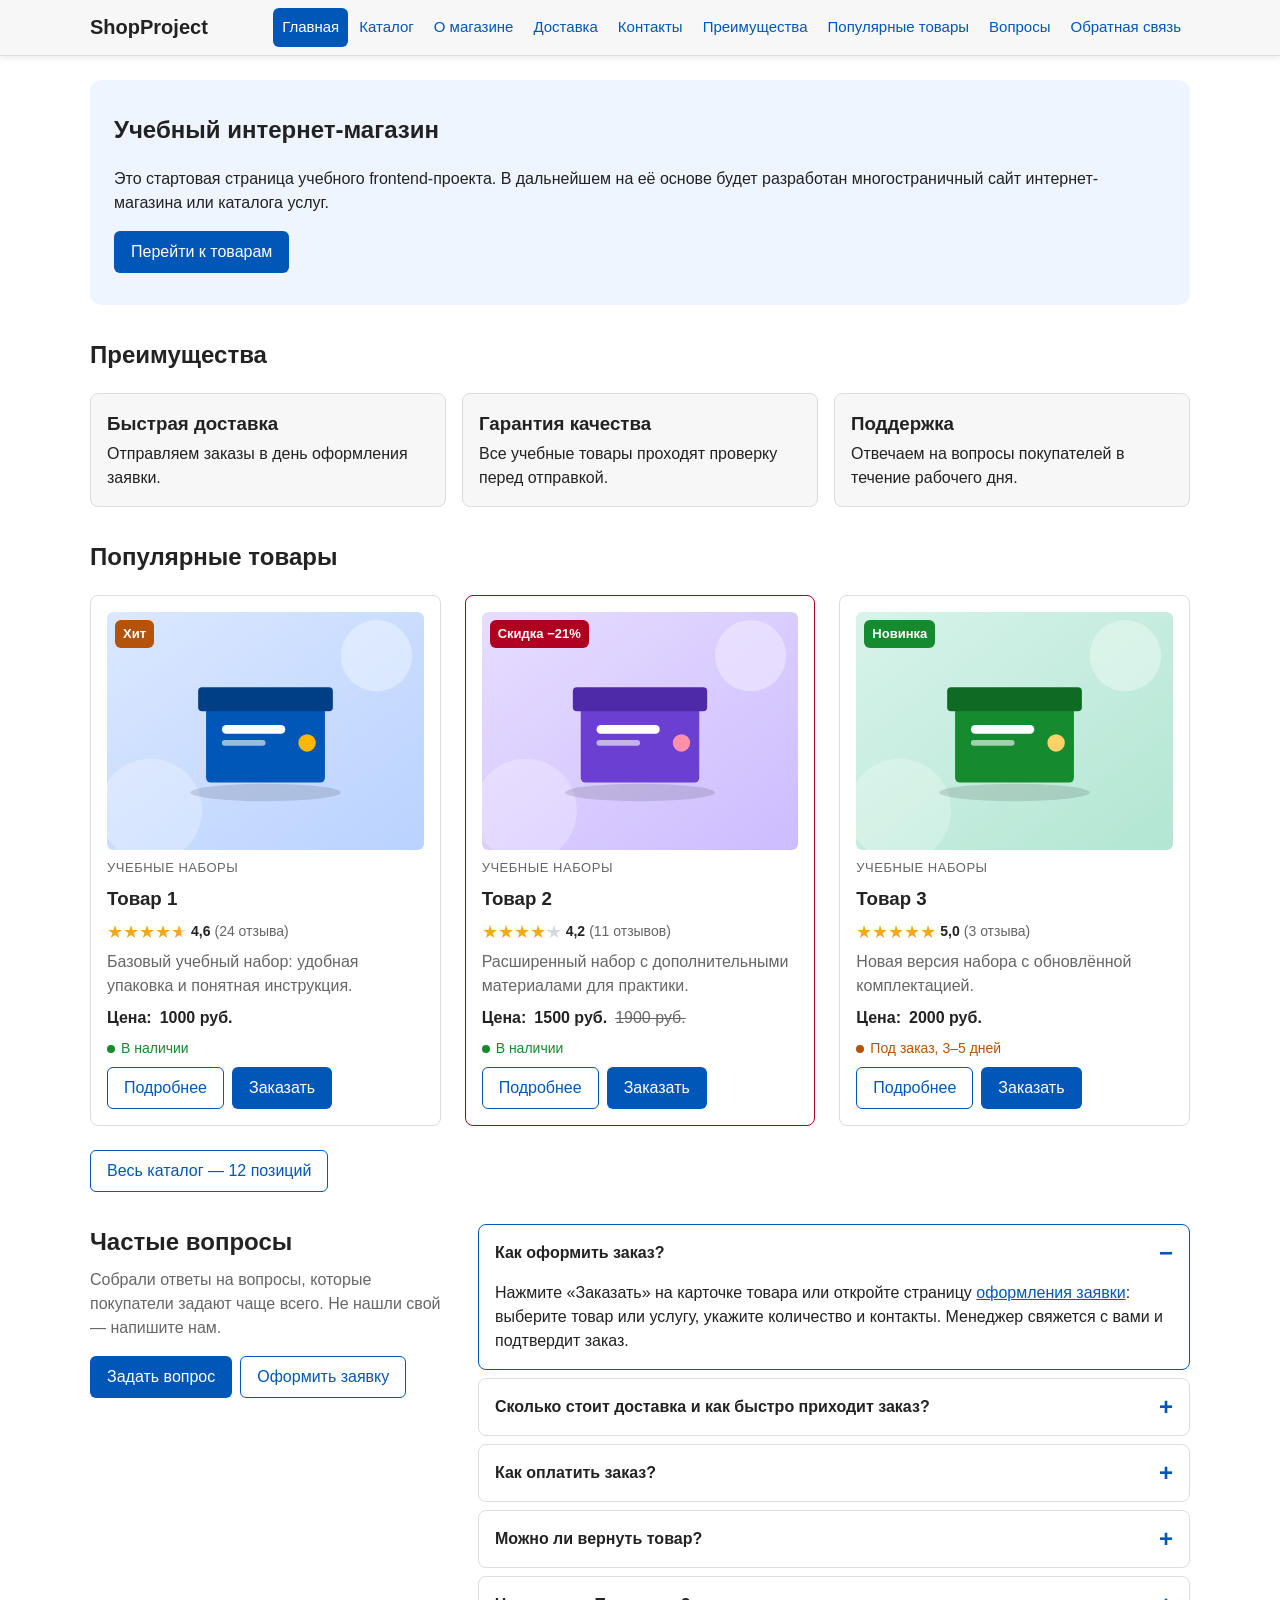
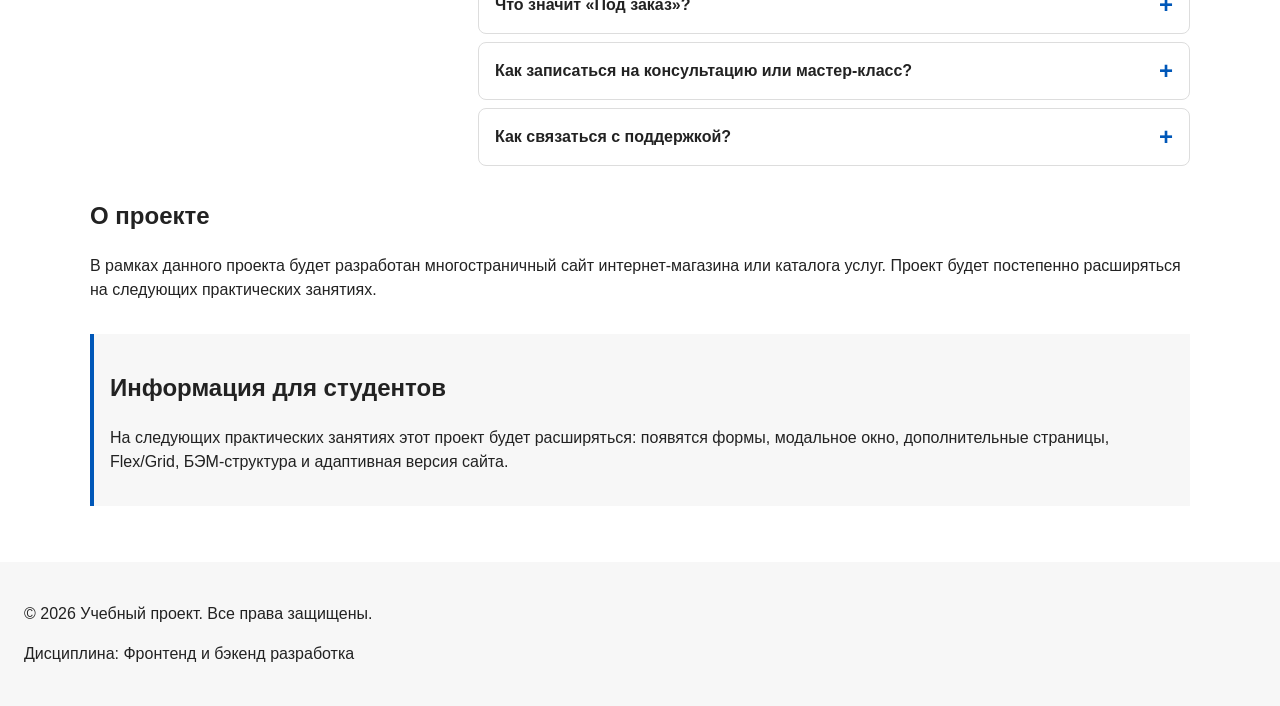
<file: index.html>
<!DOCTYPE html>
<html lang="ru">
<head>
  <meta charset="UTF-8">
  <meta name="viewport" content="width=device-width, initial-scale=1.0">
  <title>Учебный интернет-магазин</title>
  <link rel="stylesheet" href="css/style.css">
  <script src="js/main.js" defer></script>
  <meta property="og:type" content="website">
  <meta property="og:title" content="Учебный интернет-магазин">
  <meta property="og:description" content="Учебный frontend-проект интернет-магазина.">
  <meta property="og:image" content="https://dimon-bubon.github.io/kr1-html-css-shop/images/preview.jpg">
</head>
<body>

  <header>
    <div class="site-header">
      <a class="site-logo" href="index.html">ShopProject</a>

      <nav class="site-nav" aria-label="Основная навигация">
        <ul class="site-nav__list">
          <li><a href="index.html" aria-current="page">Главная</a></li>
          <li><a href="catalog.html">Каталог</a></li>
          <li><a href="about.html">О магазине</a></li>
          <li><a href="delivery.html">Доставка</a></li>
          <li><a href="contacts.html">Контакты</a></li>
          <li><a href="index.html#advantages">Преимущества</a></li>
          <li><a href="index.html#popular">Популярные товары</a></li>
          <li><a href="index.html#faq">Вопросы</a></li>
          <li><a href="index.html#contacts">Обратная связь</a></li>
        </ul>
      </nav>
    </div>
  </header>

  <main>
    <section class="hero">
      <h1>Учебный интернет-магазин</h1>
      <p>
        Это стартовая страница учебного frontend-проекта.
        В дальнейшем на её основе будет разработан многостраничный сайт
        интернет-магазина или каталога услуг.
      </p>
      <a class="button" href="#popular">Перейти к товарам</a>
    </section>

    <section class="section" id="advantages">
      <h2>Преимущества</h2>

      <div class="advantages">
        <div class="advantages__item">
          <h3>Быстрая доставка</h3>
          <p>Отправляем заказы в день оформления заявки.</p>
        </div>
        <div class="advantages__item">
          <h3>Гарантия качества</h3>
          <p>Все учебные товары проходят проверку перед отправкой.</p>
        </div>
        <div class="advantages__item">
          <h3>Поддержка</h3>
          <p>Отвечаем на вопросы покупателей в течение рабочего дня.</p>
        </div>
      </div>
    </section>

    <section class="section" id="popular">
      <h2>Популярные товары</h2>

      <div class="products-grid">
        <article class="product-card">
          <span class="product-card__badge product-card__badge--hit">Хит</span>

          <div class="product-card__media">
            <img class="product-card__img" src="images/product-1.svg" width="800" height="600" loading="lazy" alt="Товар 1: учебный набор в синей коробке">
          </div>

          <p class="product-card__category">Учебные наборы</p>
          <h3 class="product-card__title"><a href="product.html">Товар 1</a></h3>

          <p class="product-card__rating">
            <span class="rating" style="--rating: 4.6" aria-hidden="true">★★★★★</span>
            <span class="product-card__rating-value"><span class="visually-hidden">Рейтинг </span>4,6<span class="visually-hidden"> из 5</span></span>
            <span class="product-card__rating-count">(24 отзыва)</span>
          </p>

          <p class="product-card__description">Базовый учебный набор: удобная упаковка и понятная инструкция.</p>

          <p class="product-card__price">
            Цена: <strong>1000 руб.</strong>
          </p>
          <p class="stock stock--in">В наличии</p>

          <div class="product-card__actions">
            <a class="button button--secondary" href="product.html">Подробнее</a>
            <button class="button product-card__button" type="button" data-product="Товар 1" data-price="1000 руб.">
              Заказать
            </button>
          </div>
        </article>

        <article class="product-card product-card--discount">
          <span class="product-card__badge product-card__badge--sale">Скидка −21%</span>

          <div class="product-card__media">
            <img class="product-card__img" src="images/product-2.svg" width="800" height="600" loading="lazy" alt="Товар 2: расширенный набор в фиолетовой коробке">
          </div>

          <p class="product-card__category">Учебные наборы</p>
          <h3 class="product-card__title"><a href="product.html">Товар 2</a></h3>

          <p class="product-card__rating">
            <span class="rating" style="--rating: 4.2" aria-hidden="true">★★★★★</span>
            <span class="product-card__rating-value"><span class="visually-hidden">Рейтинг </span>4,2<span class="visually-hidden"> из 5</span></span>
            <span class="product-card__rating-count">(11 отзывов)</span>
          </p>

          <p class="product-card__description">Расширенный набор с дополнительными материалами для практики.</p>

          <p class="product-card__price">
            Цена: <strong>1500 руб.</strong>
            <s class="product-card__price-old"><span class="visually-hidden">Старая цена: </span>1900 руб.</s>
          </p>
          <p class="stock stock--in">В наличии</p>

          <div class="product-card__actions">
            <a class="button button--secondary" href="product.html">Подробнее</a>
            <button class="button product-card__button" type="button" data-product="Товар 2" data-price="1500 руб.">
              Заказать
            </button>
          </div>
        </article>

        <article class="product-card">
          <span class="product-card__badge product-card__badge--new">Новинка</span>

          <div class="product-card__media">
            <img class="product-card__img" src="images/product-3.svg" width="800" height="600" loading="lazy" alt="Товар 3: новый набор в зелёной коробке">
          </div>

          <p class="product-card__category">Учебные наборы</p>
          <h3 class="product-card__title"><a href="product.html">Товар 3</a></h3>

          <p class="product-card__rating">
            <span class="rating" style="--rating: 5.0" aria-hidden="true">★★★★★</span>
            <span class="product-card__rating-value"><span class="visually-hidden">Рейтинг </span>5,0<span class="visually-hidden"> из 5</span></span>
            <span class="product-card__rating-count">(3 отзыва)</span>
          </p>

          <p class="product-card__description">Новая версия набора с обновлённой комплектацией.</p>

          <p class="product-card__price">
            Цена: <strong>2000 руб.</strong>
          </p>
          <p class="stock stock--order">Под заказ, 3–5 дней</p>

          <div class="product-card__actions">
            <a class="button button--secondary" href="product.html">Подробнее</a>
            <button class="button product-card__button" type="button" data-product="Товар 3" data-price="2000 руб.">
              Заказать
            </button>
          </div>
        </article>
      </div>

      <p class="section__more">
        <a class="button button--secondary" href="catalog.html">Весь каталог — 12 позиций</a>
      </p>
    </section>

    <section class="section faq" id="faq" aria-labelledby="faq-title">
      <div class="faq__layout">
        <div class="faq__intro">
          <h2 id="faq-title">Частые вопросы</h2>
          <p>
            Собрали ответы на вопросы, которые покупатели задают чаще всего.
            Не нашли свой — напишите нам.
          </p>
          <div class="cta-box__actions">
            <a class="button" href="contacts.html">Задать вопрос</a>
            <a class="button button--secondary" href="order.html">Оформить заявку</a>
          </div>
        </div>

        <div class="faq__list">
          <details class="faq__item" name="faq" open>
            <summary class="faq__question">Как оформить заказ?</summary>
            <div class="faq__answer">
              <p>
                Нажмите «Заказать» на карточке товара или откройте страницу
                <a href="order.html">оформления заявки</a>: выберите товар или услугу,
                укажите количество и контакты. Менеджер свяжется с вами и подтвердит заказ.
              </p>
            </div>
          </details>

          <details class="faq__item" name="faq">
            <summary class="faq__question">Сколько стоит доставка и как быстро приходит заказ?</summary>
            <div class="faq__answer">
              <p>
                Заказы отправляются в день оформления заявки. По Москве курьер привозит заказ
                за 1–2 рабочих дня, самовывоз бесплатный. Все способы, сроки и цены —
                на странице <a href="delivery.html">«Доставка и оплата»</a>.
              </p>
            </div>
          </details>

          <details class="faq__item" name="faq">
            <summary class="faq__question">Как оплатить заказ?</summary>
            <div class="faq__answer">
              <p>
                Оплатить можно при получении или онлайн банковской картой.
                Организациям доступен безналичный расчёт по счёту.
              </p>
            </div>
          </details>

          <details class="faq__item" name="faq">
            <summary class="faq__question">Можно ли вернуть товар?</summary>
            <div class="faq__answer">
              <p>
                Да, в течение 14 дней после получения, если товар не использовался
                и сохранил товарный вид. Напишите на info@example.com — подскажем, как оформить возврат.
                Условия описаны в разделе <a href="delivery.html#returns">«Возврат и обмен»</a>.
              </p>
            </div>
          </details>

          <details class="faq__item" name="faq">
            <summary class="faq__question">Что значит «Под заказ»?</summary>
            <div class="faq__answer">
              <p>
                Этого товара сейчас нет на складе. Мы привезём его за 3–5 дней —
                срок указан на карточке товара.
              </p>
            </div>
          </details>

          <details class="faq__item" name="faq">
            <summary class="faq__question">Как записаться на консультацию или мастер-класс?</summary>
            <div class="faq__answer">
              <p>
                Услуги собраны в <a href="catalog.html">каталоге</a> в категории «Услуги».
                Нажмите «Записаться» — менеджер свяжется с вами и согласует удобное время.
                Занятия проходят онлайн.
              </p>
            </div>
          </details>

          <details class="faq__item" name="faq">
            <summary class="faq__question">Как связаться с поддержкой?</summary>
            <div class="faq__answer">
              <p>
                Позвоните по телефону +7 (900) 000-00-00 или напишите на info@example.com.
                Мы отвечаем на вопросы в течение рабочего дня. Все контакты —
                на странице <a href="contacts.html">«Контакты»</a>.
              </p>
            </div>
          </details>
        </div>
      </div>

    </section>

    <section class="section" id="about">
      <h2>О проекте</h2>
      <p>
        В рамках данного проекта будет разработан многостраничный сайт
        интернет-магазина или каталога услуг. Проект будет постепенно
        расширяться на следующих практических занятиях.
      </p>
    </section>

    <aside class="aside-info">
      <h2>Информация для студентов</h2>
      <p>
        На следующих практических занятиях этот проект будет расширяться:
        появятся формы, модальное окно, дополнительные страницы, Flex/Grid,
        БЭМ-структура и адаптивная версия сайта.
      </p>
    </aside>
  </main>

  <footer id="contacts">
    <p>&copy; 2026 Учебный проект. Все права защищены.</p>
    <p>Дисциплина: Фронтенд и бэкенд разработка</p>
  </footer>

  <dialog class="order-dialog" id="order-dialog" aria-labelledby="order-dialog-title">
    <div class="order-dialog__inner">
      <div class="order-dialog__head">
        <h2 class="order-dialog__title" id="order-dialog-title">Оформление заявки</h2>
        <button class="order-dialog__close" type="button" data-close-dialog aria-label="Закрыть окно">&times;</button>
      </div>

      <p class="order-dialog__product">
        <span>Товар:</span>
        <strong id="order-product-name">—</strong>
        <span id="order-product-price"></span>
      </p>

      <form class="order-form" id="order-form" action="#" method="post" novalidate>
        <input id="selected-product" name="selected-product" type="hidden">

        <div class="form-field" data-field>
          <label for="order-name">Имя <span class="form-field__required" aria-hidden="true">*</span></label>
          <input
            id="order-name"
            name="name"
            type="text"
            placeholder="Введите ваше имя"
            minlength="2"
            autocomplete="given-name"
            aria-describedby="order-name-error"
            autofocus
            required
          >
          <p class="form-field__error" id="order-name-error" aria-live="polite"></p>
        </div>

        <div class="form-field" data-field>
          <label for="order-email">E-mail <span class="form-field__required" aria-hidden="true">*</span></label>
          <input
            id="order-email"
            name="email"
            type="email"
            placeholder="example@mail.ru"
            autocomplete="email"
            aria-describedby="order-email-error"
            required
          >
          <p class="form-field__error" id="order-email-error" aria-live="polite"></p>
        </div>

        <div class="form-field" data-field>
          <label for="order-phone">Телефон <span class="form-field__required" aria-hidden="true">*</span></label>
          <input
            id="order-phone"
            name="phone"
            type="tel"
            inputmode="tel"
            placeholder="+7 (900) 000-00-00"
            pattern="^\+7 \(\d{3}\) \d{3}-\d{2}-\d{2}$"
            data-pattern-message="Введите номер полностью: +7 (900) 000-00-00"
            autocomplete="tel"
            aria-describedby="order-phone-hint order-phone-error"
            required
          >
          <small id="order-phone-hint">Формат: +7 (900) 000-00-00</small>
          <p class="form-field__error" id="order-phone-error" aria-live="polite"></p>
        </div>

        <div class="form-field" data-field>
          <label for="order-date">Дата связи</label>
          <input
            id="order-date"
            name="date"
            type="date"
            aria-describedby="order-date-error"
          >
          <p class="form-field__error" id="order-date-error" aria-live="polite"></p>
        </div>

        <div class="form-field" data-field>
          <label for="order-topic">Тема заявки <span class="form-field__required" aria-hidden="true">*</span></label>
          <select id="order-topic" name="topic" aria-describedby="order-topic-error" required>
            <option value="">Выберите тему</option>
            <option value="product">Заказ товара</option>
            <option value="consultation">Консультация</option>
            <option value="delivery">Доставка</option>
          </select>
          <p class="form-field__error" id="order-topic-error" aria-live="polite"></p>
        </div>

        <div class="form-field" data-field>
          <label for="order-comment">Комментарий</label>
          <textarea
            id="order-comment"
            name="comment"
            rows="3"
            placeholder="Укажите дополнительную информацию"
          ></textarea>
        </div>

        <div class="form-field form-field--checkbox" data-field>
          <label>
            <input
              id="order-agreement"
              name="agreement"
              type="checkbox"
              aria-describedby="order-agreement-error"
              required
            >
            Я согласен на обработку данных <span class="form-field__required" aria-hidden="true">*</span>
          </label>
          <p class="form-field__error" id="order-agreement-error" aria-live="polite"></p>
        </div>

        <p class="order-dialog__note"><span class="form-field__required" aria-hidden="true">*</span> — обязательные поля</p>

        <div class="form-actions">
          <button class="button button--secondary" type="button" data-close-dialog>Отмена</button>
          <button class="button" type="submit">Отправить заявку</button>
        </div>
      </form>

      <div class="order-dialog__success" id="order-success" role="status" hidden>
        <p class="order-dialog__success-icon" aria-hidden="true">&#10003;</p>
        <h3 class="order-dialog__success-title">Заявка отправлена!</h3>
        <p id="order-success-text">Мы свяжемся с вами в ближайшее рабочее время.</p>
        <button class="button" type="button" data-close-dialog>Закрыть</button>
      </div>
    </div>
  </dialog>

  <a class="to-top" href="#top" aria-label="Наверх" title="Наверх">
    <svg class="to-top__icon" viewBox="0 0 24 24" aria-hidden="true" focusable="false">
      <path d="M12 19V5M5 12l7-7 7 7"/>
    </svg>
  </a>

</body>
</html>
</file>
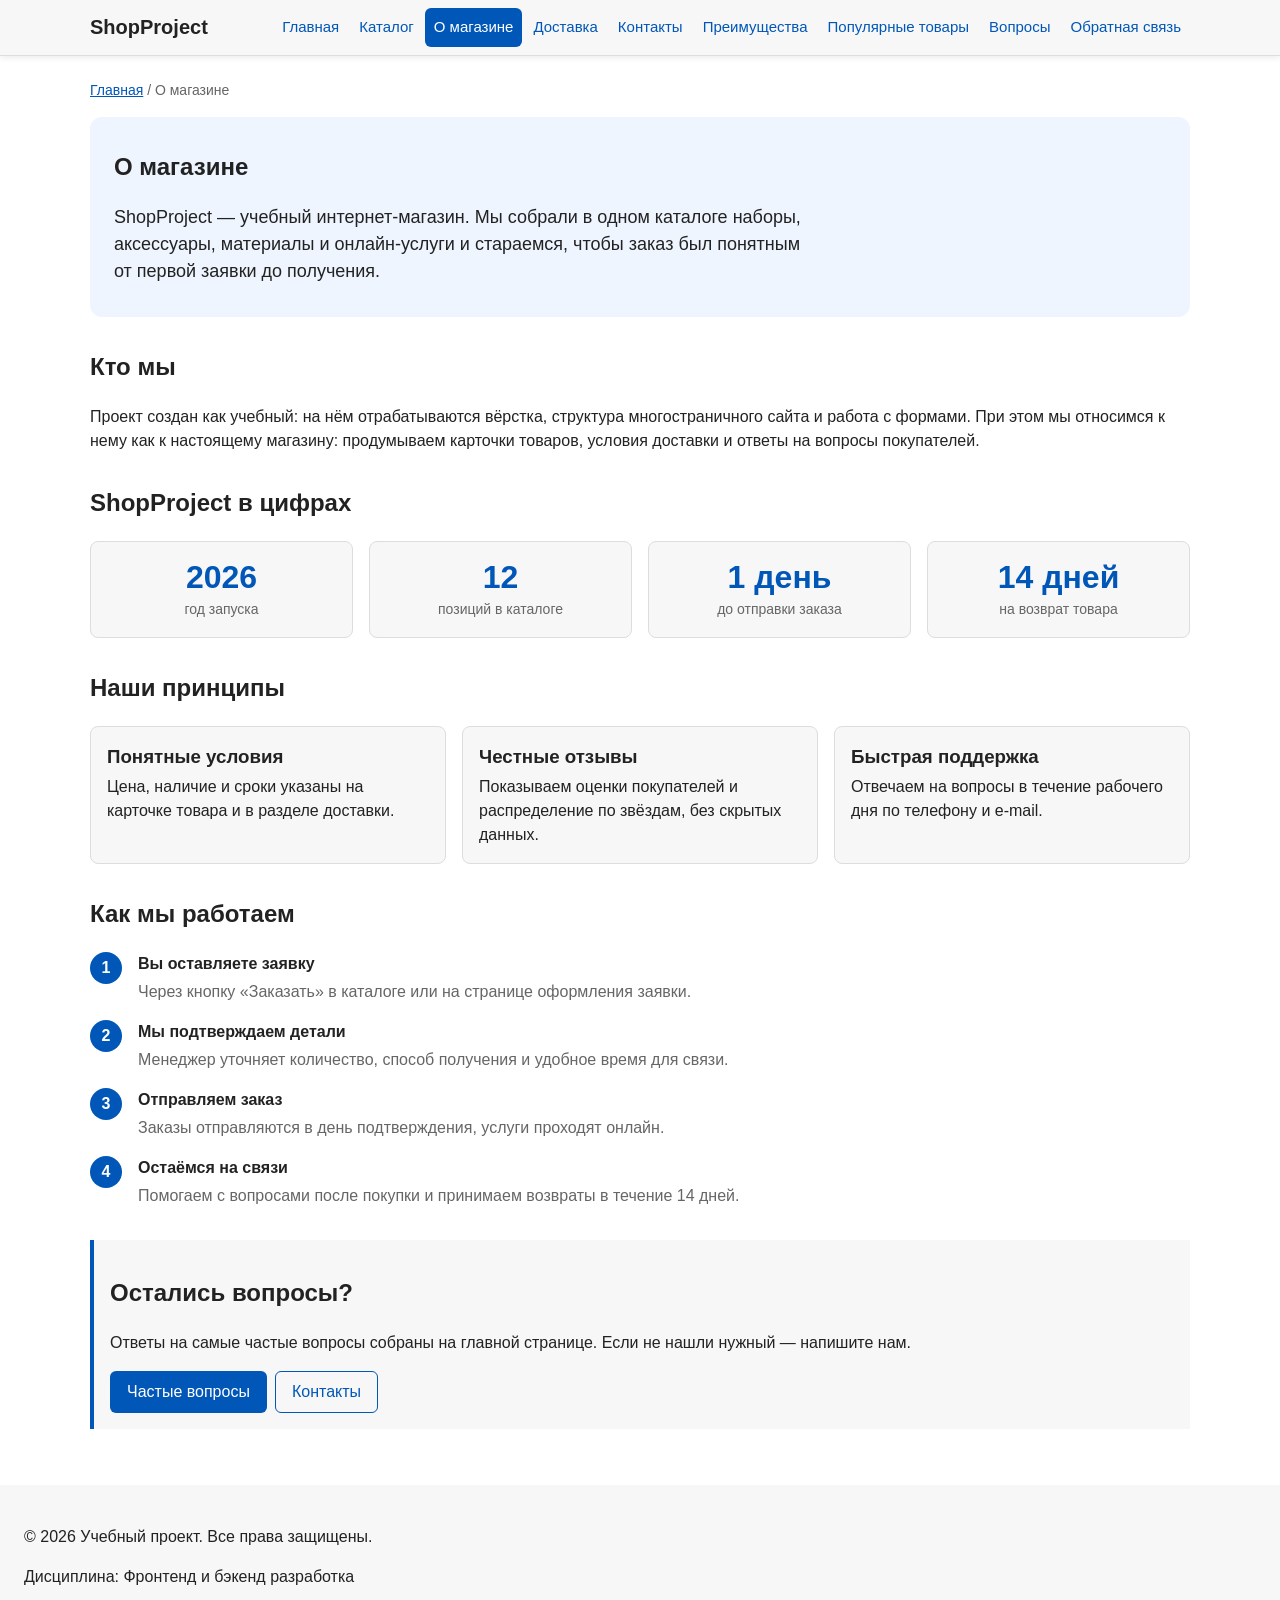
<file: about.html>
<!DOCTYPE html>
<html lang="ru">
<head>
  <meta charset="UTF-8">
  <meta name="viewport" content="width=device-width, initial-scale=1.0">
  <meta name="description" content="О магазине ShopProject: кто мы, наши принципы, как мы работаем и ответы на частые вопросы.">
  <title>О магазине — Учебный интернет-магазин</title>
  <link rel="stylesheet" href="css/style.css">
  <script src="js/main.js" defer></script>
  <meta property="og:type" content="website">
  <meta property="og:title" content="О магазине — Учебный интернет-магазин">
  <meta property="og:description" content="Учебный frontend-проект интернет-магазина.">
  <meta property="og:image" content="https://dimon-bubon.github.io/kr1-html-css-shop/images/preview.jpg">
</head>
<body>
  <header>
    <div class="site-header">
      <a class="site-logo" href="index.html">ShopProject</a>

      <nav class="site-nav" aria-label="Основная навигация">
        <ul class="site-nav__list">
          <li><a href="index.html">Главная</a></li>
          <li><a href="catalog.html">Каталог</a></li>
          <li><a href="about.html" aria-current="page">О магазине</a></li>
          <li><a href="delivery.html">Доставка</a></li>
          <li><a href="contacts.html">Контакты</a></li>
          <li><a href="index.html#advantages">Преимущества</a></li>
          <li><a href="index.html#popular">Популярные товары</a></li>
          <li><a href="index.html#faq">Вопросы</a></li>
          <li><a href="index.html#contacts">Обратная связь</a></li>
        </ul>
      </nav>
    </div>
  </header>

  <main>
    <nav class="breadcrumbs" aria-label="Хлебные крошки">
      <a href="index.html">Главная</a>
      <span aria-current="page">О магазине</span>
    </nav>

    <section class="hero">
      <h1>О магазине</h1>
      <p class="page-lead">
        ShopProject — учебный интернет-магазин. Мы собрали в одном каталоге наборы,
        аксессуары, материалы и онлайн-услуги и стараемся, чтобы заказ был понятным
        от первой заявки до получения.
      </p>
    </section>

    <section class="section" id="who">
      <h2>Кто мы</h2>
      <p>
        Проект создан как учебный: на нём отрабатываются вёрстка, структура многостраничного
        сайта и работа с формами. При этом мы относимся к нему как к настоящему магазину:
        продумываем карточки товаров, условия доставки и ответы на вопросы покупателей.
      </p>
    </section>

    <section class="section" id="numbers" aria-labelledby="numbers-title">
      <h2 id="numbers-title">ShopProject в цифрах</h2>
      <ul class="stats">
        <li class="stats__item">
          <span class="stats__value">2026</span>
          <span class="stats__label">год запуска</span>
        </li>
        <li class="stats__item">
          <span class="stats__value">12</span>
          <span class="stats__label">позиций в каталоге</span>
        </li>
        <li class="stats__item">
          <span class="stats__value">1 день</span>
          <span class="stats__label">до отправки заказа</span>
        </li>
        <li class="stats__item">
          <span class="stats__value">14 дней</span>
          <span class="stats__label">на возврат товара</span>
        </li>
      </ul>
    </section>

    <section class="section" id="principles">
      <h2>Наши принципы</h2>

      <div class="advantages">
        <div class="advantages__item">
          <h3>Понятные условия</h3>
          <p>Цена, наличие и сроки указаны на карточке товара и в разделе доставки.</p>
        </div>
        <div class="advantages__item">
          <h3>Честные отзывы</h3>
          <p>Показываем оценки покупателей и распределение по звёздам, без скрытых данных.</p>
        </div>
        <div class="advantages__item">
          <h3>Быстрая поддержка</h3>
          <p>Отвечаем на вопросы в течение рабочего дня по телефону и e-mail.</p>
        </div>
      </div>
    </section>

    <section class="section" id="how" aria-labelledby="how-title">
      <h2 id="how-title">Как мы работаем</h2>
      <ol class="steps">
        <li class="steps__item">
          <h3 class="steps__title">Вы оставляете заявку</h3>
          <p class="steps__text">Через кнопку «Заказать» в каталоге или на странице оформления заявки.</p>
        </li>
        <li class="steps__item">
          <h3 class="steps__title">Мы подтверждаем детали</h3>
          <p class="steps__text">Менеджер уточняет количество, способ получения и удобное время для связи.</p>
        </li>
        <li class="steps__item">
          <h3 class="steps__title">Отправляем заказ</h3>
          <p class="steps__text">Заказы отправляются в день подтверждения, услуги проходят онлайн.</p>
        </li>
        <li class="steps__item">
          <h3 class="steps__title">Остаёмся на связи</h3>
          <p class="steps__text">Помогаем с вопросами после покупки и принимаем возвраты в течение 14 дней.</p>
        </li>
      </ol>
    </section>

    <aside class="aside-info">
      <h2>Остались вопросы?</h2>
      <p>Ответы на самые частые вопросы собраны на главной странице. Если не нашли нужный — напишите нам.</p>
      <div class="cta-box__actions">
        <a class="button" href="index.html#faq">Частые вопросы</a>
        <a class="button button--secondary" href="contacts.html">Контакты</a>
      </div>
    </aside>
  </main>

  <footer>
    <p>&copy; 2026 Учебный проект. Все права защищены.</p>
    <p>Дисциплина: Фронтенд и бэкенд разработка</p>
  </footer>

  <a class="to-top" href="#top" aria-label="Наверх" title="Наверх">
    <svg class="to-top__icon" viewBox="0 0 24 24" aria-hidden="true" focusable="false">
      <path d="M12 19V5M5 12l7-7 7 7"/>
    </svg>
  </a>

</body>
</html>
</file>
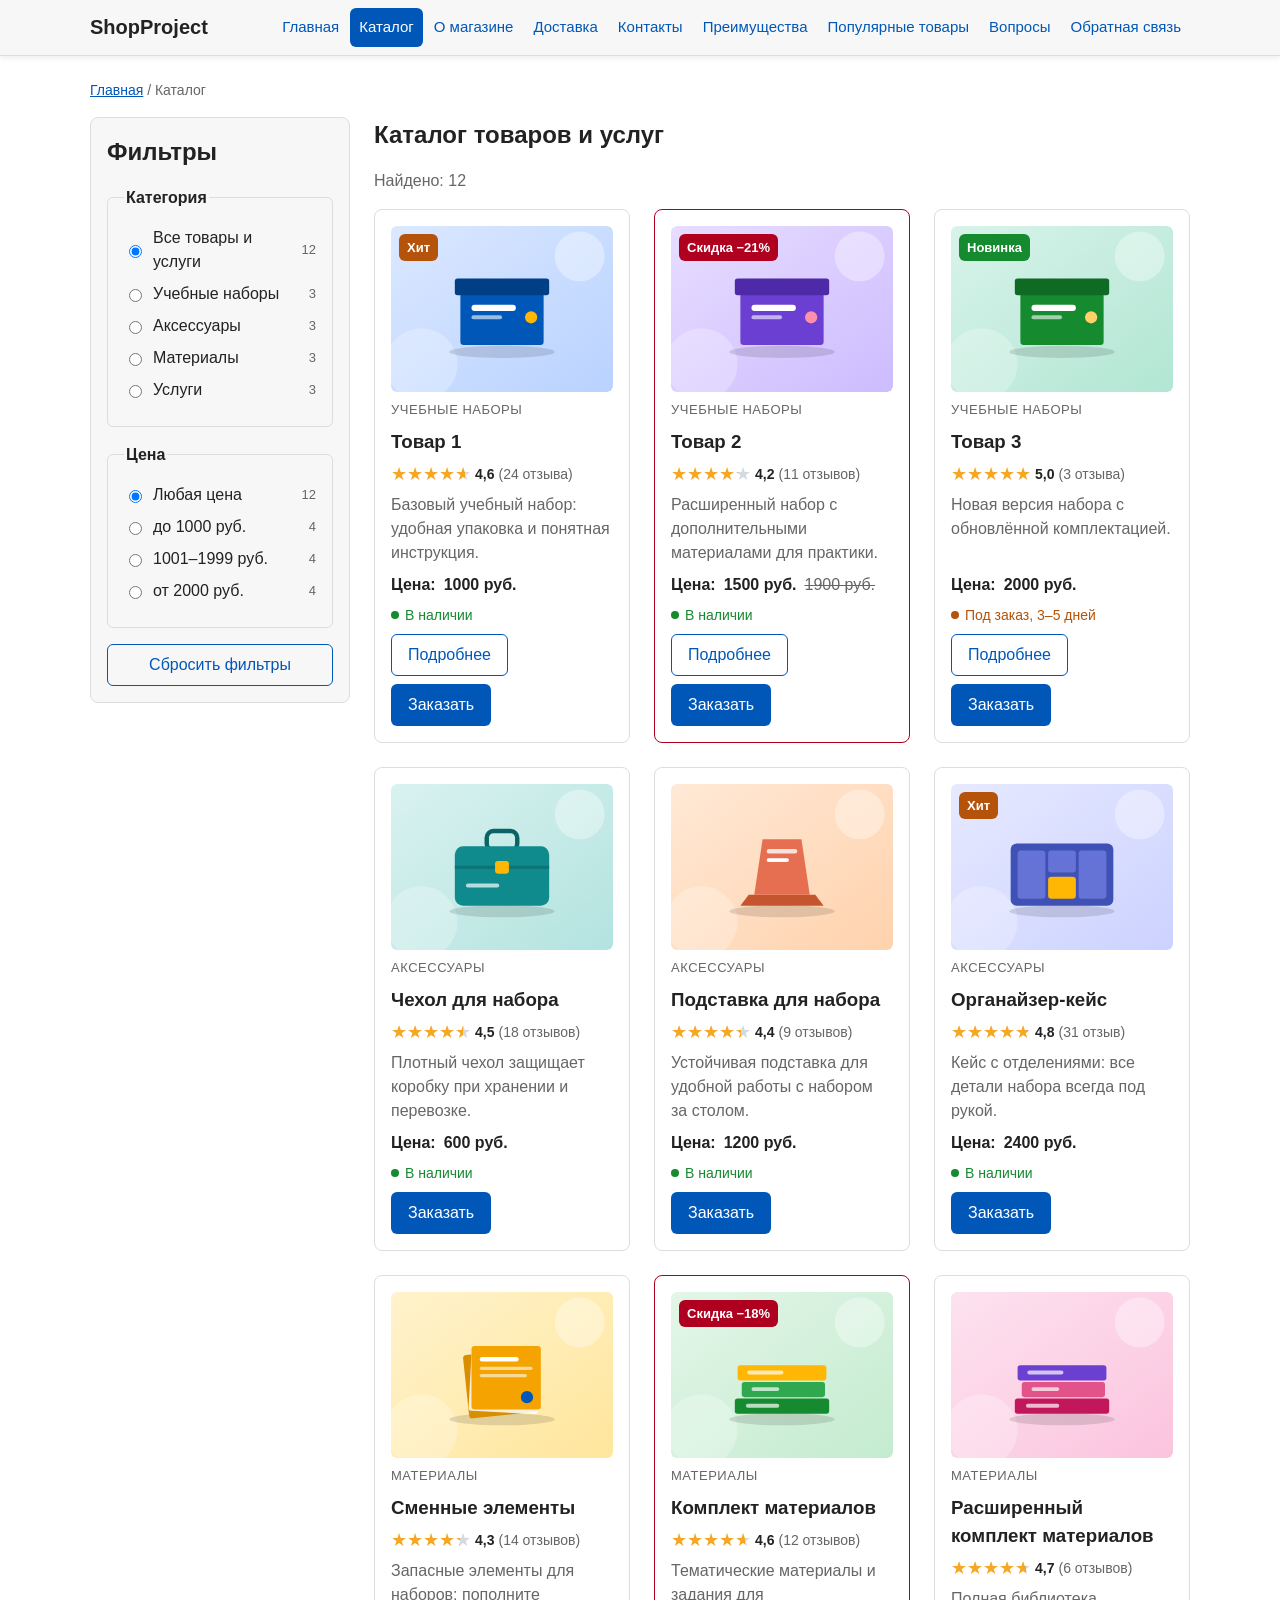
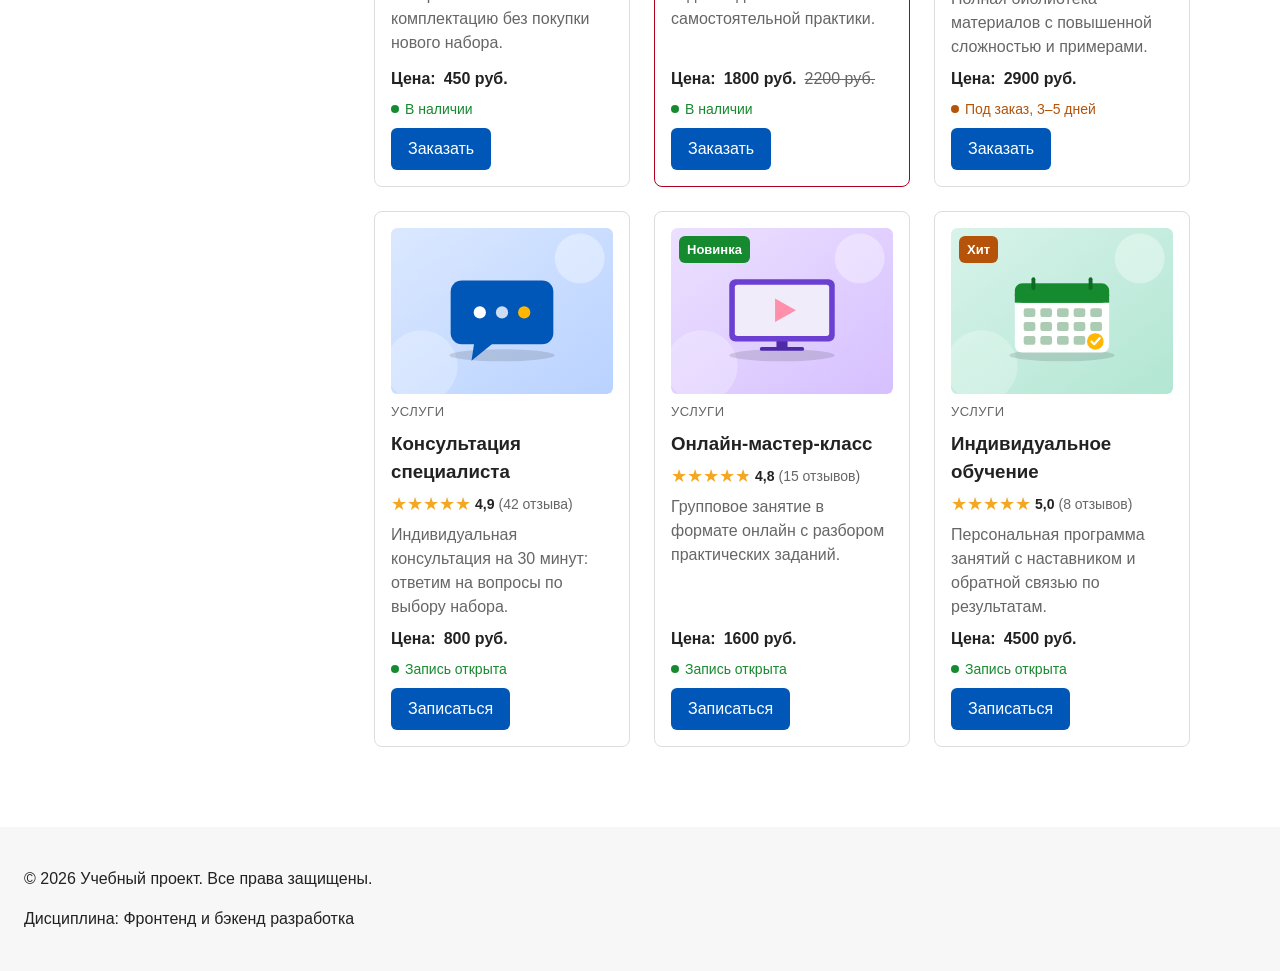
<file: catalog.html>
<!DOCTYPE html>
<html lang="ru">
<head>
  <meta charset="UTF-8">
  <meta name="viewport" content="width=device-width, initial-scale=1.0">
  <meta name="description" content="Каталог товаров и услуг учебного интернет-магазина: наборы, аксессуары, материалы и онлайн-услуги с фильтрами по категории и цене.">
  <title>Каталог товаров и услуг — Учебный интернет-магазин</title>
  <link rel="stylesheet" href="css/style.css">
  <script src="js/main.js" defer></script>
  <meta property="og:type" content="website">
  <meta property="og:title" content="Каталог товаров и услуг — Учебный интернет-магазин">
  <meta property="og:description" content="Учебный frontend-проект интернет-магазина.">
  <meta property="og:image" content="https://dimon-bubon.github.io/kr1-html-css-shop/images/preview.jpg">
</head>
<body>
  <header>
    <div class="site-header">
      <a class="site-logo" href="index.html">ShopProject</a>

      <nav class="site-nav" aria-label="Основная навигация">
        <ul class="site-nav__list">
          <li><a href="index.html">Главная</a></li>
          <li><a href="catalog.html" aria-current="page">Каталог</a></li>
          <li><a href="about.html">О магазине</a></li>
          <li><a href="delivery.html">Доставка</a></li>
          <li><a href="contacts.html">Контакты</a></li>
          <li><a href="index.html#advantages">Преимущества</a></li>
          <li><a href="index.html#popular">Популярные товары</a></li>
          <li><a href="index.html#faq">Вопросы</a></li>
          <li><a href="index.html#contacts">Обратная связь</a></li>
        </ul>
      </nav>
    </div>
  </header>

  <main>
    <nav class="breadcrumbs" aria-label="Хлебные крошки">
      <a href="index.html">Главная</a>
      <span aria-current="page">Каталог</span>
    </nav>

    <div class="catalog-layout">
      <aside class="catalog-filters">
        <h2>Фильтры</h2>

        <form class="filters-form" action="#" method="get">
          <fieldset>
            <legend>Категория</legend>

          <label class="filters-form__option">
            <input type="radio" name="category" id="cat-all" value="all" checked>
            Все товары и услуги
            <span class="filters-form__count">12</span>
          </label>
          <label class="filters-form__option">
            <input type="radio" name="category" id="cat-sets" value="sets">
            Учебные наборы
            <span class="filters-form__count">3</span>
          </label>
          <label class="filters-form__option">
            <input type="radio" name="category" id="cat-accessories" value="accessories">
            Аксессуары
            <span class="filters-form__count">3</span>
          </label>
          <label class="filters-form__option">
            <input type="radio" name="category" id="cat-materials" value="materials">
            Материалы
            <span class="filters-form__count">3</span>
          </label>
          <label class="filters-form__option">
            <input type="radio" name="category" id="cat-services" value="services">
            Услуги
            <span class="filters-form__count">3</span>
          </label>
          </fieldset>

          <fieldset>
            <legend>Цена</legend>

          <label class="filters-form__option">
            <input type="radio" name="price" id="price-all" value="all" checked>
            Любая цена
            <span class="filters-form__count">12</span>
          </label>
          <label class="filters-form__option">
            <input type="radio" name="price" id="price-low" value="low">
            до 1000 руб.
            <span class="filters-form__count">4</span>
          </label>
          <label class="filters-form__option">
            <input type="radio" name="price" id="price-mid" value="mid">
            1001–1999 руб.
            <span class="filters-form__count">4</span>
          </label>
          <label class="filters-form__option">
            <input type="radio" name="price" id="price-high" value="high">
            от 2000 руб.
            <span class="filters-form__count">4</span>
          </label>
          </fieldset>

          <button class="button button--secondary" type="reset">Сбросить фильтры</button>
        </form>
      </aside>

      <section class="catalog-products">
        <h1>Каталог товаров и услуг</h1>

        <div class="products-grid">
        <article class="product-card" data-category="sets" data-price-range="low">
          <span class="product-card__badge product-card__badge--hit">Хит</span>

          <div class="product-card__media">
            <img class="product-card__img" src="images/product-1.svg" width="800" height="600" loading="lazy" alt="Товар 1: учебный набор в синей коробке">
          </div>

          <p class="product-card__category">Учебные наборы</p>
          <h3 class="product-card__title"><a href="product.html">Товар 1</a></h3>

          <p class="product-card__rating">
            <span class="rating" style="--rating: 4.6" aria-hidden="true">★★★★★</span>
            <span class="product-card__rating-value"><span class="visually-hidden">Рейтинг </span>4,6<span class="visually-hidden"> из 5</span></span>
            <span class="product-card__rating-count">(24 отзыва)</span>
          </p>

          <p class="product-card__description">Базовый учебный набор: удобная упаковка и понятная инструкция.</p>

          <p class="product-card__price">
            Цена: <strong>1000 руб.</strong>
          </p>
          <p class="stock stock--in">В наличии</p>

          <div class="product-card__actions">
            <a class="button button--secondary" href="product.html">Подробнее</a>
            <a class="button" href="order.html?product=tovar-1">Заказать</a>
          </div>
        </article>

        <article class="product-card product-card--discount" data-category="sets" data-price-range="mid">
          <span class="product-card__badge product-card__badge--sale">Скидка −21%</span>

          <div class="product-card__media">
            <img class="product-card__img" src="images/product-2.svg" width="800" height="600" loading="lazy" alt="Товар 2: расширенный набор в фиолетовой коробке">
          </div>

          <p class="product-card__category">Учебные наборы</p>
          <h3 class="product-card__title"><a href="product.html">Товар 2</a></h3>

          <p class="product-card__rating">
            <span class="rating" style="--rating: 4.2" aria-hidden="true">★★★★★</span>
            <span class="product-card__rating-value"><span class="visually-hidden">Рейтинг </span>4,2<span class="visually-hidden"> из 5</span></span>
            <span class="product-card__rating-count">(11 отзывов)</span>
          </p>

          <p class="product-card__description">Расширенный набор с дополнительными материалами для практики.</p>

          <p class="product-card__price">
            Цена: <strong>1500 руб.</strong>
            <s class="product-card__price-old"><span class="visually-hidden">Старая цена: </span>1900 руб.</s>
          </p>
          <p class="stock stock--in">В наличии</p>

          <div class="product-card__actions">
            <a class="button button--secondary" href="product.html">Подробнее</a>
            <a class="button" href="order.html?product=tovar-2">Заказать</a>
          </div>
        </article>

        <article class="product-card" data-category="sets" data-price-range="high">
          <span class="product-card__badge product-card__badge--new">Новинка</span>

          <div class="product-card__media">
            <img class="product-card__img" src="images/product-3.svg" width="800" height="600" loading="lazy" alt="Товар 3: новый набор в зелёной коробке">
          </div>

          <p class="product-card__category">Учебные наборы</p>
          <h3 class="product-card__title"><a href="product.html">Товар 3</a></h3>

          <p class="product-card__rating">
            <span class="rating" style="--rating: 5.0" aria-hidden="true">★★★★★</span>
            <span class="product-card__rating-value"><span class="visually-hidden">Рейтинг </span>5,0<span class="visually-hidden"> из 5</span></span>
            <span class="product-card__rating-count">(3 отзыва)</span>
          </p>

          <p class="product-card__description">Новая версия набора с обновлённой комплектацией.</p>

          <p class="product-card__price">
            Цена: <strong>2000 руб.</strong>
          </p>
          <p class="stock stock--order">Под заказ, 3–5 дней</p>

          <div class="product-card__actions">
            <a class="button button--secondary" href="product.html">Подробнее</a>
            <a class="button" href="order.html?product=tovar-3">Заказать</a>
          </div>
        </article>

        <article class="product-card" data-category="accessories" data-price-range="low">
          <div class="product-card__media">
            <img class="product-card__img" src="images/product-4.svg" width="800" height="600" loading="lazy" alt="Чехол для набора с ручкой и застёжкой">
          </div>

          <p class="product-card__category">Аксессуары</p>
          <h3 class="product-card__title">Чехол для набора</h3>

          <p class="product-card__rating">
            <span class="rating" style="--rating: 4.5" aria-hidden="true">★★★★★</span>
            <span class="product-card__rating-value"><span class="visually-hidden">Рейтинг </span>4,5<span class="visually-hidden"> из 5</span></span>
            <span class="product-card__rating-count">(18 отзывов)</span>
          </p>

          <p class="product-card__description">Плотный чехол защищает коробку при хранении и перевозке.</p>

          <p class="product-card__price">
            Цена: <strong>600 руб.</strong>
          </p>
          <p class="stock stock--in">В наличии</p>

          <div class="product-card__actions">
            <a class="button" href="order.html?product=chekhol">Заказать</a>
          </div>
        </article>

        <article class="product-card" data-category="accessories" data-price-range="mid">
          <div class="product-card__media">
            <img class="product-card__img" src="images/product-5.svg" width="800" height="600" loading="lazy" alt="Оранжевая подставка для набора">
          </div>

          <p class="product-card__category">Аксессуары</p>
          <h3 class="product-card__title">Подставка для набора</h3>

          <p class="product-card__rating">
            <span class="rating" style="--rating: 4.4" aria-hidden="true">★★★★★</span>
            <span class="product-card__rating-value"><span class="visually-hidden">Рейтинг </span>4,4<span class="visually-hidden"> из 5</span></span>
            <span class="product-card__rating-count">(9 отзывов)</span>
          </p>

          <p class="product-card__description">Устойчивая подставка для удобной работы с набором за столом.</p>

          <p class="product-card__price">
            Цена: <strong>1200 руб.</strong>
          </p>
          <p class="stock stock--in">В наличии</p>

          <div class="product-card__actions">
            <a class="button" href="order.html?product=podstavka">Заказать</a>
          </div>
        </article>

        <article class="product-card" data-category="accessories" data-price-range="high">
          <span class="product-card__badge product-card__badge--hit">Хит</span>

          <div class="product-card__media">
            <img class="product-card__img" src="images/product-6.svg" width="800" height="600" loading="lazy" alt="Кейс-органайзер с несколькими отделениями">
          </div>

          <p class="product-card__category">Аксессуары</p>
          <h3 class="product-card__title">Органайзер-кейс</h3>

          <p class="product-card__rating">
            <span class="rating" style="--rating: 4.8" aria-hidden="true">★★★★★</span>
            <span class="product-card__rating-value"><span class="visually-hidden">Рейтинг </span>4,8<span class="visually-hidden"> из 5</span></span>
            <span class="product-card__rating-count">(31 отзыв)</span>
          </p>

          <p class="product-card__description">Кейс с отделениями: все детали набора всегда под рукой.</p>

          <p class="product-card__price">
            Цена: <strong>2400 руб.</strong>
          </p>
          <p class="stock stock--in">В наличии</p>

          <div class="product-card__actions">
            <a class="button" href="order.html?product=organayzer">Заказать</a>
          </div>
        </article>

        <article class="product-card" data-category="materials" data-price-range="low">
          <div class="product-card__media">
            <img class="product-card__img" src="images/product-7.svg" width="800" height="600" loading="lazy" alt="Стопка листов со сменными элементами">
          </div>

          <p class="product-card__category">Материалы</p>
          <h3 class="product-card__title">Сменные элементы</h3>

          <p class="product-card__rating">
            <span class="rating" style="--rating: 4.3" aria-hidden="true">★★★★★</span>
            <span class="product-card__rating-value"><span class="visually-hidden">Рейтинг </span>4,3<span class="visually-hidden"> из 5</span></span>
            <span class="product-card__rating-count">(14 отзывов)</span>
          </p>

          <p class="product-card__description">Запасные элементы для наборов: пополните комплектацию без покупки нового набора.</p>

          <p class="product-card__price">
            Цена: <strong>450 руб.</strong>
          </p>
          <p class="stock stock--in">В наличии</p>

          <div class="product-card__actions">
            <a class="button" href="order.html?product=elementy">Заказать</a>
          </div>
        </article>

        <article class="product-card product-card--discount" data-category="materials" data-price-range="mid">
          <span class="product-card__badge product-card__badge--sale">Скидка −18%</span>

          <div class="product-card__media">
            <img class="product-card__img" src="images/product-8.svg" width="800" height="600" loading="lazy" alt="Стопка зелёных учебных материалов">
          </div>

          <p class="product-card__category">Материалы</p>
          <h3 class="product-card__title">Комплект материалов</h3>

          <p class="product-card__rating">
            <span class="rating" style="--rating: 4.6" aria-hidden="true">★★★★★</span>
            <span class="product-card__rating-value"><span class="visually-hidden">Рейтинг </span>4,6<span class="visually-hidden"> из 5</span></span>
            <span class="product-card__rating-count">(12 отзывов)</span>
          </p>

          <p class="product-card__description">Тематические материалы и задания для самостоятельной практики.</p>

          <p class="product-card__price">
            Цена: <strong>1800 руб.</strong>
            <s class="product-card__price-old"><span class="visually-hidden">Старая цена: </span>2200 руб.</s>
          </p>
          <p class="stock stock--in">В наличии</p>

          <div class="product-card__actions">
            <a class="button" href="order.html?product=komplekt">Заказать</a>
          </div>
        </article>

        <article class="product-card" data-category="materials" data-price-range="high">
          <div class="product-card__media">
            <img class="product-card__img" src="images/product-9.svg" width="800" height="600" loading="lazy" alt="Большая стопка розовых учебных материалов">
          </div>

          <p class="product-card__category">Материалы</p>
          <h3 class="product-card__title">Расширенный комплект материалов</h3>

          <p class="product-card__rating">
            <span class="rating" style="--rating: 4.7" aria-hidden="true">★★★★★</span>
            <span class="product-card__rating-value"><span class="visually-hidden">Рейтинг </span>4,7<span class="visually-hidden"> из 5</span></span>
            <span class="product-card__rating-count">(6 отзывов)</span>
          </p>

          <p class="product-card__description">Полная библиотека материалов с повышенной сложностью и примерами.</p>

          <p class="product-card__price">
            Цена: <strong>2900 руб.</strong>
          </p>
          <p class="stock stock--order">Под заказ, 3–5 дней</p>

          <div class="product-card__actions">
            <a class="button" href="order.html?product=komplekt-plus">Заказать</a>
          </div>
        </article>

        <article class="product-card" data-category="services" data-price-range="low">
          <div class="product-card__media">
            <img class="product-card__img" src="images/product-10.svg" width="800" height="600" loading="lazy" alt="Иллюстрация диалога с консультантом">
          </div>

          <p class="product-card__category">Услуги</p>
          <h3 class="product-card__title">Консультация специалиста</h3>

          <p class="product-card__rating">
            <span class="rating" style="--rating: 4.9" aria-hidden="true">★★★★★</span>
            <span class="product-card__rating-value"><span class="visually-hidden">Рейтинг </span>4,9<span class="visually-hidden"> из 5</span></span>
            <span class="product-card__rating-count">(42 отзыва)</span>
          </p>

          <p class="product-card__description">Индивидуальная консультация на 30 минут: ответим на вопросы по выбору набора.</p>

          <p class="product-card__price">
            Цена: <strong>800 руб.</strong>
          </p>
          <p class="stock stock--in">Запись открыта</p>

          <div class="product-card__actions">
            <a class="button" href="order.html?product=konsultatsiya">Записаться</a>
          </div>
        </article>

        <article class="product-card" data-category="services" data-price-range="mid">
          <span class="product-card__badge product-card__badge--new">Новинка</span>

          <div class="product-card__media">
            <img class="product-card__img" src="images/product-11.svg" width="800" height="600" loading="lazy" alt="Экран с видеозанятием">
          </div>

          <p class="product-card__category">Услуги</p>
          <h3 class="product-card__title">Онлайн-мастер-класс</h3>

          <p class="product-card__rating">
            <span class="rating" style="--rating: 4.8" aria-hidden="true">★★★★★</span>
            <span class="product-card__rating-value"><span class="visually-hidden">Рейтинг </span>4,8<span class="visually-hidden"> из 5</span></span>
            <span class="product-card__rating-count">(15 отзывов)</span>
          </p>

          <p class="product-card__description">Групповое занятие в формате онлайн с разбором практических заданий.</p>

          <p class="product-card__price">
            Цена: <strong>1600 руб.</strong>
          </p>
          <p class="stock stock--in">Запись открыта</p>

          <div class="product-card__actions">
            <a class="button" href="order.html?product=master-klass">Записаться</a>
          </div>
        </article>

        <article class="product-card" data-category="services" data-price-range="high">
          <span class="product-card__badge product-card__badge--hit">Хит</span>

          <div class="product-card__media">
            <img class="product-card__img" src="images/product-12.svg" width="800" height="600" loading="lazy" alt="Календарь занятий с отметкой о записи">
          </div>

          <p class="product-card__category">Услуги</p>
          <h3 class="product-card__title">Индивидуальное обучение</h3>

          <p class="product-card__rating">
            <span class="rating" style="--rating: 5.0" aria-hidden="true">★★★★★</span>
            <span class="product-card__rating-value"><span class="visually-hidden">Рейтинг </span>5,0<span class="visually-hidden"> из 5</span></span>
            <span class="product-card__rating-count">(8 отзывов)</span>
          </p>

          <p class="product-card__description">Персональная программа занятий с наставником и обратной связью по результатам.</p>

          <p class="product-card__price">
            Цена: <strong>4500 руб.</strong>
          </p>
          <p class="stock stock--in">Запись открыта</p>

          <div class="product-card__actions">
            <a class="button" href="order.html?product=obuchenie">Записаться</a>
          </div>
        </article>
        </div>

        <p class="catalog-products__count"></p>
      </section>
    </div>
  </main>

  <footer>
    <p>&copy; 2026 Учебный проект. Все права защищены.</p>
    <p>Дисциплина: Фронтенд и бэкенд разработка</p>
  </footer>

  <a class="to-top" href="#top" aria-label="Наверх" title="Наверх">
    <svg class="to-top__icon" viewBox="0 0 24 24" aria-hidden="true" focusable="false">
      <path d="M12 19V5M5 12l7-7 7 7"/>
    </svg>
  </a>

</body>
</html>
</file>
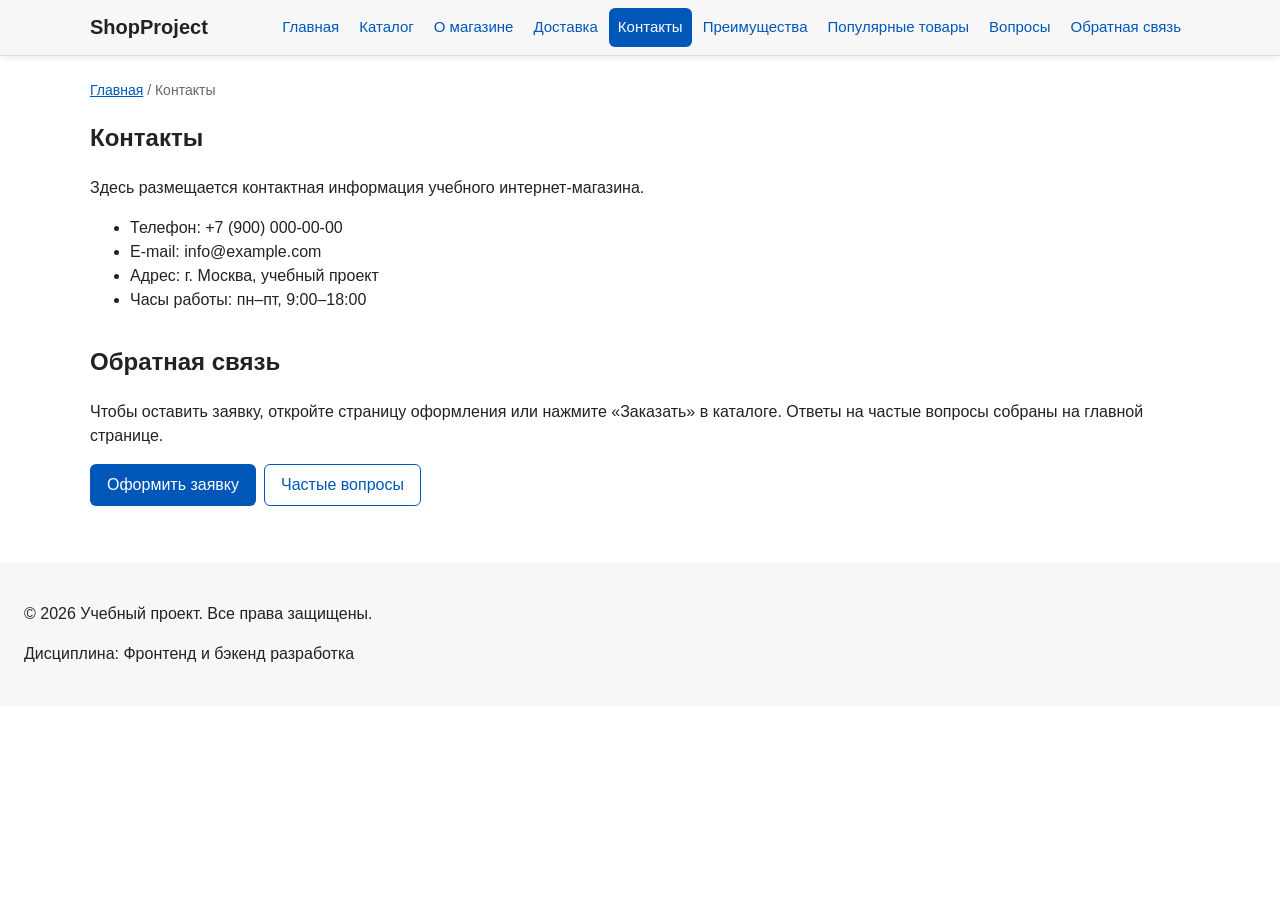
<file: contacts.html>
<!DOCTYPE html>
<html lang="ru">
<head>
  <meta charset="UTF-8">
  <meta name="viewport" content="width=device-width, initial-scale=1.0">
  <meta name="description" content="Контактная информация учебного интернет-магазина.">
  <title>Контакты — Учебный интернет-магазин</title>
  <link rel="stylesheet" href="css/style.css">
  <script src="js/main.js" defer></script>
  <meta property="og:type" content="website">
  <meta property="og:title" content="Контакты — Учебный интернет-магазин">
  <meta property="og:description" content="Учебный frontend-проект интернет-магазина.">
  <meta property="og:image" content="https://dimon-bubon.github.io/kr1-html-css-shop/images/preview.jpg">
</head>
<body>
  <header>
    <div class="site-header">
      <a class="site-logo" href="index.html">ShopProject</a>

      <nav class="site-nav" aria-label="Основная навигация">
        <ul class="site-nav__list">
          <li><a href="index.html">Главная</a></li>
          <li><a href="catalog.html">Каталог</a></li>
          <li><a href="about.html">О магазине</a></li>
          <li><a href="delivery.html">Доставка</a></li>
          <li><a href="contacts.html" aria-current="page">Контакты</a></li>
          <li><a href="index.html#advantages">Преимущества</a></li>
          <li><a href="index.html#popular">Популярные товары</a></li>
          <li><a href="index.html#faq">Вопросы</a></li>
          <li><a href="index.html#contacts">Обратная связь</a></li>
        </ul>
      </nav>
    </div>
  </header>

  <main>
    <nav class="breadcrumbs" aria-label="Хлебные крошки">
      <a href="index.html">Главная</a>
      <span aria-current="page">Контакты</span>
    </nav>

    <section class="section">
      <h1>Контакты</h1>
      <p>
        Здесь размещается контактная информация учебного интернет-магазина.
      </p>

      <ul>
        <li>Телефон: +7 (900) 000-00-00</li>
        <li>E-mail: info@example.com</li>
        <li>Адрес: г. Москва, учебный проект</li>
        <li>Часы работы: пн–пт, 9:00–18:00</li>
      </ul>
    </section>

    <section class="section" id="feedback">
      <h2>Обратная связь</h2>
      <p>
        Чтобы оставить заявку, откройте страницу оформления или нажмите «Заказать» в каталоге.
        Ответы на частые вопросы собраны на главной странице.
      </p>
      <div class="cta-box__actions">
        <a class="button" href="order.html">Оформить заявку</a>
        <a class="button button--secondary" href="index.html#faq">Частые вопросы</a>
      </div>
    </section>
  </main>

  <footer>
    <p>&copy; 2026 Учебный проект. Все права защищены.</p>
    <p>Дисциплина: Фронтенд и бэкенд разработка</p>
  </footer>

  <a class="to-top" href="#top" aria-label="Наверх" title="Наверх">
    <svg class="to-top__icon" viewBox="0 0 24 24" aria-hidden="true" focusable="false">
      <path d="M12 19V5M5 12l7-7 7 7"/>
    </svg>
  </a>

</body>
</html>
</file>
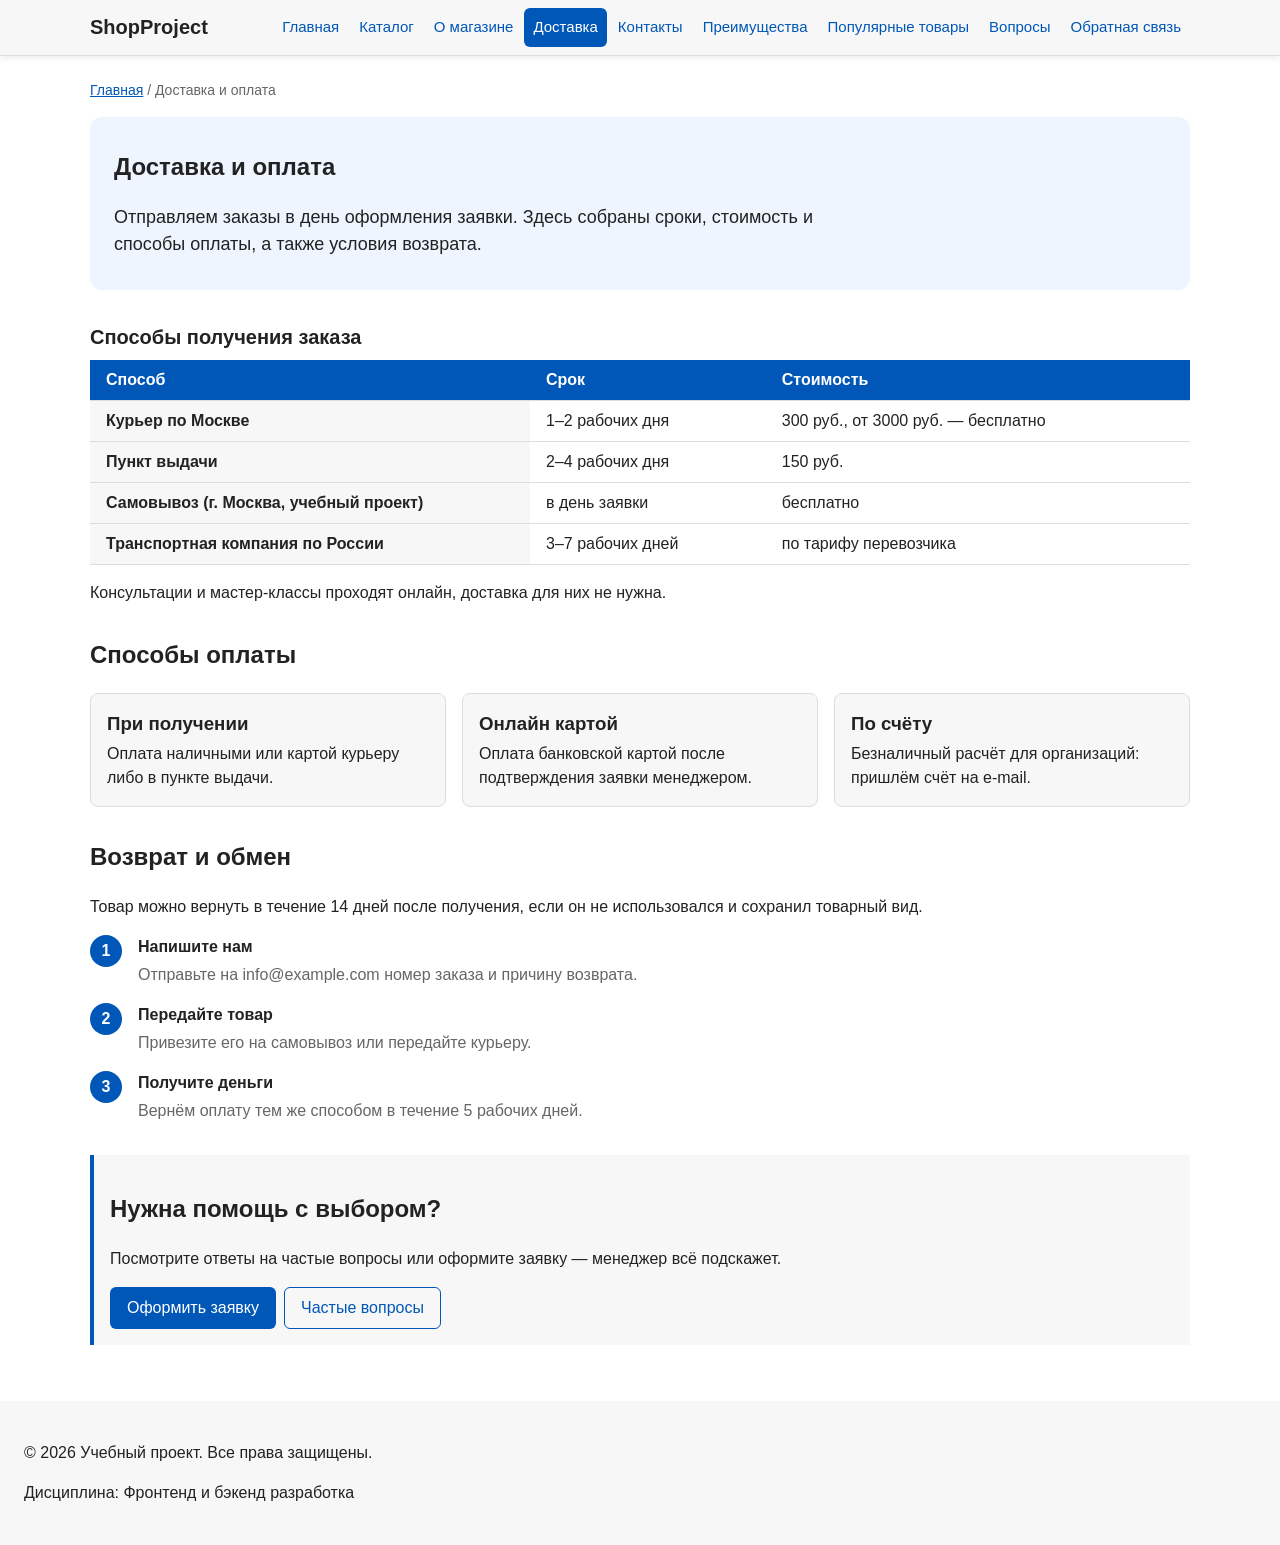
<file: delivery.html>
<!DOCTYPE html>
<html lang="ru">
<head>
  <meta charset="UTF-8">
  <meta name="viewport" content="width=device-width, initial-scale=1.0">
  <meta name="description" content="Доставка и оплата в учебном интернет-магазине: способы получения, сроки, стоимость, оплата и возврат.">
  <title>Доставка и оплата — Учебный интернет-магазин</title>
  <link rel="stylesheet" href="css/style.css">
  <script src="js/main.js" defer></script>
  <meta property="og:type" content="website">
  <meta property="og:title" content="Доставка и оплата — Учебный интернет-магазин">
  <meta property="og:description" content="Учебный frontend-проект интернет-магазина.">
  <meta property="og:image" content="https://dimon-bubon.github.io/kr1-html-css-shop/images/preview.jpg">
</head>
<body>
  <header>
    <div class="site-header">
      <a class="site-logo" href="index.html">ShopProject</a>

      <nav class="site-nav" aria-label="Основная навигация">
        <ul class="site-nav__list">
          <li><a href="index.html">Главная</a></li>
          <li><a href="catalog.html">Каталог</a></li>
          <li><a href="about.html">О магазине</a></li>
          <li><a href="delivery.html" aria-current="page">Доставка</a></li>
          <li><a href="contacts.html">Контакты</a></li>
          <li><a href="index.html#advantages">Преимущества</a></li>
          <li><a href="index.html#popular">Популярные товары</a></li>
          <li><a href="index.html#faq">Вопросы</a></li>
          <li><a href="index.html#contacts">Обратная связь</a></li>
        </ul>
      </nav>
    </div>
  </header>

  <main>
    <nav class="breadcrumbs" aria-label="Хлебные крошки">
      <a href="index.html">Главная</a>
      <span aria-current="page">Доставка и оплата</span>
    </nav>

    <section class="hero">
      <h1>Доставка и оплата</h1>
      <p class="page-lead">
        Отправляем заказы в день оформления заявки. Здесь собраны сроки, стоимость
        и способы оплаты, а также условия возврата.
      </p>
    </section>

    <section class="section" id="delivery-methods">
      <div class="table-scroll">
        <table class="data-table">
          <caption>Способы получения заказа</caption>
          <thead>
            <tr>
              <th scope="col">Способ</th>
              <th scope="col">Срок</th>
              <th scope="col">Стоимость</th>
            </tr>
          </thead>
          <tbody>
            <tr>
              <th scope="row">Курьер по Москве</th>
              <td>1–2 рабочих дня</td>
              <td>300 руб., от 3000 руб. — бесплатно</td>
            </tr>
            <tr>
              <th scope="row">Пункт выдачи</th>
              <td>2–4 рабочих дня</td>
              <td>150 руб.</td>
            </tr>
            <tr>
              <th scope="row">Самовывоз (г. Москва, учебный проект)</th>
              <td>в день заявки</td>
              <td>бесплатно</td>
            </tr>
            <tr>
              <th scope="row">Транспортная компания по России</th>
              <td>3–7 рабочих дней</td>
              <td>по тарифу перевозчика</td>
            </tr>
          </tbody>
        </table>
      </div>
      <p>Консультации и мастер-классы проходят онлайн, доставка для них не нужна.</p>
    </section>

    <section class="section" id="payment">
      <h2>Способы оплаты</h2>

      <div class="advantages">
        <div class="advantages__item">
          <h3>При получении</h3>
          <p>Оплата наличными или картой курьеру либо в пункте выдачи.</p>
        </div>
        <div class="advantages__item">
          <h3>Онлайн картой</h3>
          <p>Оплата банковской картой после подтверждения заявки менеджером.</p>
        </div>
        <div class="advantages__item">
          <h3>По счёту</h3>
          <p>Безналичный расчёт для организаций: пришлём счёт на e-mail.</p>
        </div>
      </div>
    </section>

    <section class="section" id="returns" aria-labelledby="returns-title">
      <h2 id="returns-title">Возврат и обмен</h2>
      <p>Товар можно вернуть в течение 14 дней после получения, если он не использовался и сохранил товарный вид.</p>

      <ol class="steps">
        <li class="steps__item">
          <h3 class="steps__title">Напишите нам</h3>
          <p class="steps__text">Отправьте на info@example.com номер заказа и причину возврата.</p>
        </li>
        <li class="steps__item">
          <h3 class="steps__title">Передайте товар</h3>
          <p class="steps__text">Привезите его на самовывоз или передайте курьеру.</p>
        </li>
        <li class="steps__item">
          <h3 class="steps__title">Получите деньги</h3>
          <p class="steps__text">Вернём оплату тем же способом в течение 5 рабочих дней.</p>
        </li>
      </ol>
    </section>

    <aside class="aside-info">
      <h2>Нужна помощь с выбором?</h2>
      <p>Посмотрите ответы на частые вопросы или оформите заявку — менеджер всё подскажет.</p>
      <div class="cta-box__actions">
        <a class="button" href="order.html">Оформить заявку</a>
        <a class="button button--secondary" href="index.html#faq">Частые вопросы</a>
      </div>
    </aside>
  </main>

  <footer>
    <p>&copy; 2026 Учебный проект. Все права защищены.</p>
    <p>Дисциплина: Фронтенд и бэкенд разработка</p>
  </footer>

  <a class="to-top" href="#top" aria-label="Наверх" title="Наверх">
    <svg class="to-top__icon" viewBox="0 0 24 24" aria-hidden="true" focusable="false">
      <path d="M12 19V5M5 12l7-7 7 7"/>
    </svg>
  </a>

</body>
</html>
</file>
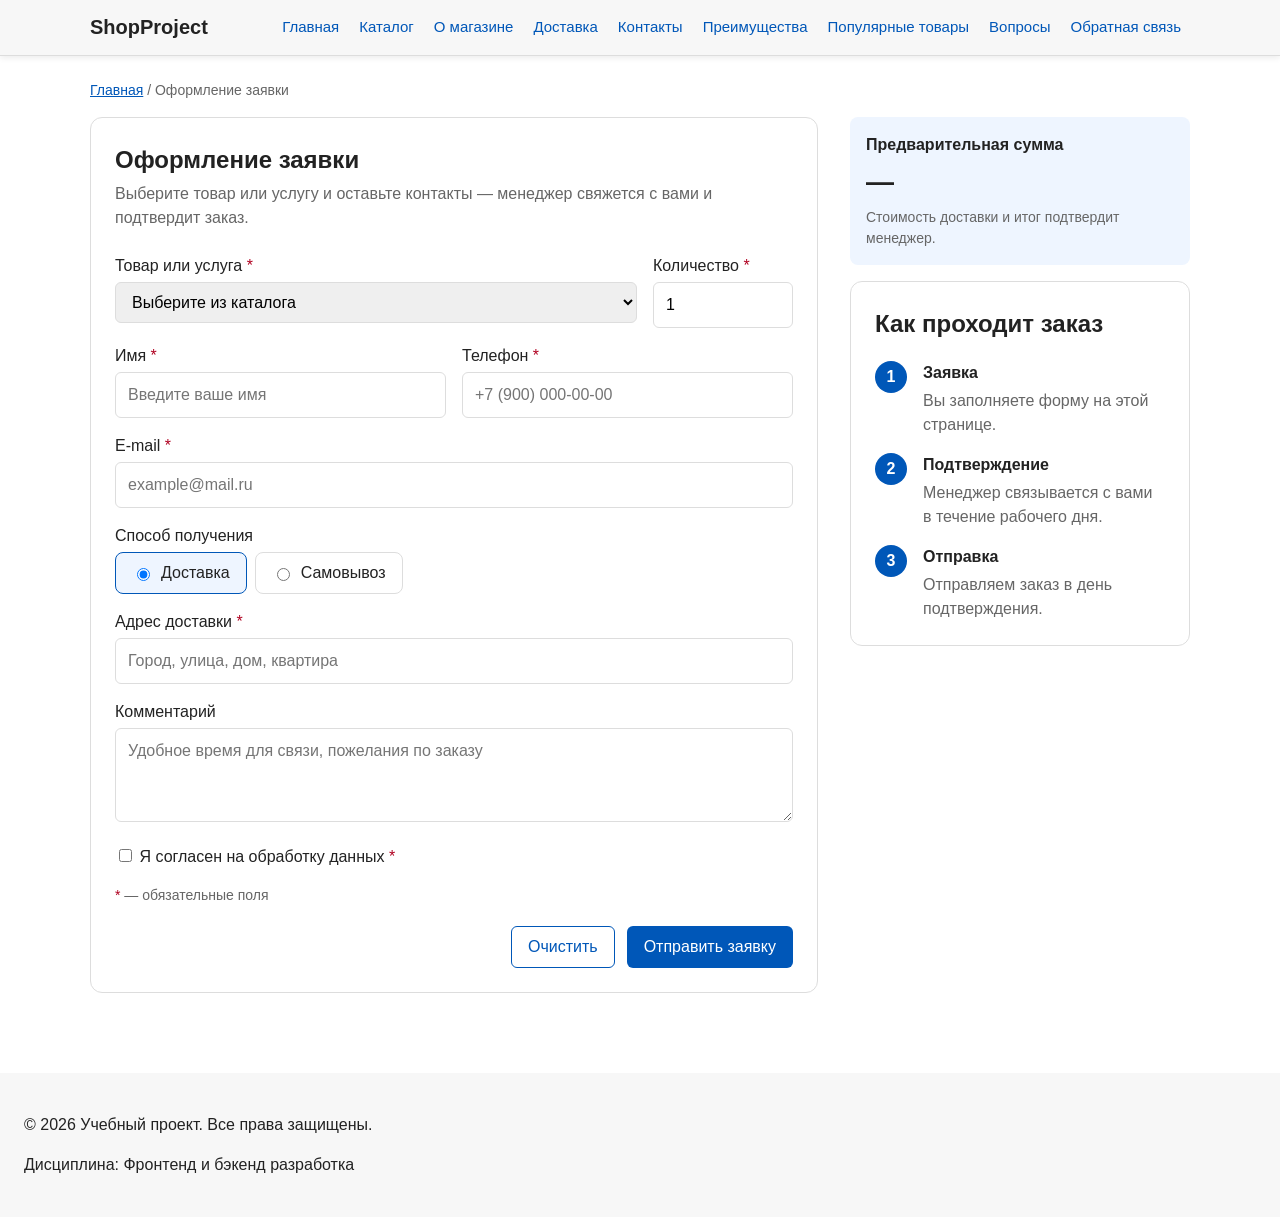
<file: order.html>
<!DOCTYPE html>
<html lang="ru">
<head>
  <meta charset="UTF-8">
  <meta name="viewport" content="width=device-width, initial-scale=1.0">
  <meta name="description" content="Оформление заявки в учебном интернет-магазине: выберите товар или услугу, способ получения и оставьте контакты.">
  <title>Оформление заявки — Учебный интернет-магазин</title>
  <link rel="stylesheet" href="css/style.css">
  <script src="js/main.js" defer></script>
  <meta property="og:type" content="website">
  <meta property="og:title" content="Оформление заявки — Учебный интернет-магазин">
  <meta property="og:description" content="Учебный frontend-проект интернет-магазина.">
  <meta property="og:image" content="https://dimon-bubon.github.io/kr1-html-css-shop/images/preview.jpg">
</head>
<body>
  <header>
    <div class="site-header">
      <a class="site-logo" href="index.html">ShopProject</a>

      <nav class="site-nav" aria-label="Основная навигация">
        <ul class="site-nav__list">
          <li><a href="index.html">Главная</a></li>
          <li><a href="catalog.html">Каталог</a></li>
          <li><a href="about.html">О магазине</a></li>
          <li><a href="delivery.html">Доставка</a></li>
          <li><a href="contacts.html">Контакты</a></li>
          <li><a href="index.html#advantages">Преимущества</a></li>
          <li><a href="index.html#popular">Популярные товары</a></li>
          <li><a href="index.html#faq">Вопросы</a></li>
          <li><a href="index.html#contacts">Обратная связь</a></li>
        </ul>
      </nav>
    </div>
  </header>

  <main>
    <nav class="breadcrumbs" aria-label="Хлебные крошки">
      <a href="index.html">Главная</a>
      <span aria-current="page">Оформление заявки</span>
    </nav>

    <div class="order-layout">
      <section class="order-box" aria-labelledby="order-title">
        <h1 id="order-title">Оформление заявки</h1>
        <p class="order-box__lead">
          Выберите товар или услугу и оставьте контакты — менеджер свяжется с вами и подтвердит заказ.
        </p>

        <form id="order-page-form" action="#" method="post" novalidate>
          <div class="form-row form-row--wide-first">
            <div class="form-field" data-field>
              <label for="order-product">Товар или услуга <span class="form-field__required" aria-hidden="true">*</span></label>
              <select id="order-product" name="product" aria-describedby="order-product-error" required>
                <option value="" data-price="">Выберите из каталога</option>
              <optgroup label="Учебные наборы">
                <option value="tovar-1" data-price="1000">Товар 1 — 1000 руб.</option>
                <option value="tovar-2" data-price="1500">Товар 2 — 1500 руб.</option>
                <option value="tovar-3" data-price="2000">Товар 3 — 2000 руб.</option>
              </optgroup>
              <optgroup label="Аксессуары">
                <option value="chekhol" data-price="600">Чехол для набора — 600 руб.</option>
                <option value="podstavka" data-price="1200">Подставка для набора — 1200 руб.</option>
                <option value="organayzer" data-price="2400">Органайзер-кейс — 2400 руб.</option>
              </optgroup>
              <optgroup label="Материалы">
                <option value="elementy" data-price="450">Сменные элементы — 450 руб.</option>
                <option value="komplekt" data-price="1800">Комплект материалов — 1800 руб.</option>
                <option value="komplekt-plus" data-price="2900">Расширенный комплект материалов — 2900 руб.</option>
              </optgroup>
              <optgroup label="Услуги">
                <option value="konsultatsiya" data-price="800">Консультация специалиста — 800 руб.</option>
                <option value="master-klass" data-price="1600">Онлайн-мастер-класс — 1600 руб.</option>
                <option value="obuchenie" data-price="4500">Индивидуальное обучение — 4500 руб.</option>
              </optgroup>
              </select>
              <p class="form-field__error" id="order-product-error" aria-live="polite"></p>
            </div>

            <div class="form-field" data-field>
              <label for="order-quantity">Количество <span class="form-field__required" aria-hidden="true">*</span></label>
              <input
                id="order-quantity"
                name="quantity"
                type="number"
                value="1"
                min="1"
                max="20"
                step="1"
                inputmode="numeric"
                aria-describedby="order-quantity-error"
                required
              >
              <p class="form-field__error" id="order-quantity-error" aria-live="polite"></p>
            </div>
          </div>

          <div class="form-row">
            <div class="form-field" data-field>
              <label for="order-name">Имя <span class="form-field__required" aria-hidden="true">*</span></label>
              <input
                id="order-name"
                name="name"
                type="text"
                placeholder="Введите ваше имя"
                minlength="2"
                autocomplete="given-name"
                aria-describedby="order-name-error"
                required
              >
              <p class="form-field__error" id="order-name-error" aria-live="polite"></p>
            </div>

            <div class="form-field" data-field>
              <label for="order-phone">Телефон <span class="form-field__required" aria-hidden="true">*</span></label>
              <input
                id="order-phone"
                name="phone"
                type="tel"
                inputmode="tel"
                placeholder="+7 (900) 000-00-00"
                pattern="^\+7 \(\d{3}\) \d{3}-\d{2}-\d{2}$"
                data-pattern-message="Введите номер полностью: +7 (900) 000-00-00"
                autocomplete="tel"
                aria-describedby="order-phone-error"
                required
              >
              <p class="form-field__error" id="order-phone-error" aria-live="polite"></p>
            </div>
          </div>

          <div class="form-field" data-field>
            <label for="order-email">E-mail <span class="form-field__required" aria-hidden="true">*</span></label>
            <input
              id="order-email"
              name="email"
              type="email"
              placeholder="example@mail.ru"
              autocomplete="email"
              aria-describedby="order-email-error"
              required
            >
            <p class="form-field__error" id="order-email-error" aria-live="polite"></p>
          </div>

          <div class="form-field form-field--choice">
            <fieldset class="choice-group">
              <legend>Способ получения</legend>
              <div class="choice-group__options">
                <label class="choice">
                  <input class="choice__input" type="radio" name="delivery" value="delivery" checked>
                  Доставка
                </label>
                <label class="choice">
                  <input class="choice__input" type="radio" name="delivery" value="pickup">
                  Самовывоз
                </label>
              </div>
            </fieldset>
          </div>

          <div class="form-field" id="order-address-box" data-field>
            <label for="order-address">Адрес доставки <span class="form-field__required" aria-hidden="true">*</span></label>
            <input
              id="order-address"
              name="address"
              type="text"
              placeholder="Город, улица, дом, квартира"
              minlength="5"
              autocomplete="street-address"
              aria-describedby="order-address-error"
              required
            >
            <p class="form-field__error" id="order-address-error" aria-live="polite"></p>
          </div>

          <div class="form-field">
            <label for="order-comment">Комментарий</label>
            <textarea
              id="order-comment"
              name="comment"
              rows="3"
              placeholder="Удобное время для связи, пожелания по заказу"
            ></textarea>
          </div>

          <div class="form-field form-field--checkbox" data-field>
            <label>
              <input
                id="order-agreement"
                name="agreement"
                type="checkbox"
                aria-describedby="order-agreement-error"
                required
              >
              Я согласен на обработку данных <span class="form-field__required" aria-hidden="true">*</span>
            </label>
            <p class="form-field__error" id="order-agreement-error" aria-live="polite"></p>
          </div>

          <p class="order-dialog__note"><span class="form-field__required" aria-hidden="true">*</span> — обязательные поля</p>

          <div class="form-actions">
            <button class="button button--secondary" type="reset">Очистить</button>
            <button class="button" type="submit">Отправить заявку</button>
          </div>
        </form>

        <div class="order-done" id="order-done" role="status" hidden>
          <p class="order-dialog__success-icon" aria-hidden="true">&#10003;</p>
          <h2>Заявка отправлена!</h2>
          <p id="order-done-text">Мы свяжемся с вами в ближайшее рабочее время.</p>
          <div class="order-done__actions">
            <a class="button" href="catalog.html">Вернуться в каталог</a>
            <a class="button button--secondary" href="index.html">На главную</a>
          </div>
        </div>
      </section>

      <aside class="order-aside" aria-label="Сведения о заявке">
        <div class="order-summary">
          <h2>Предварительная сумма</h2>
          <p class="order-summary__total"><output id="order-total" for="order-product order-quantity">—</output></p>
          <p class="order-summary__note">Стоимость доставки и итог подтвердит менеджер.</p>
        </div>

        <section class="order-box" aria-labelledby="steps-title">
          <h2 id="steps-title">Как проходит заказ</h2>
          <ol class="steps">
            <li class="steps__item">
              <h3 class="steps__title">Заявка</h3>
              <p class="steps__text">Вы заполняете форму на этой странице.</p>
            </li>
            <li class="steps__item">
              <h3 class="steps__title">Подтверждение</h3>
              <p class="steps__text">Менеджер связывается с вами в течение рабочего дня.</p>
            </li>
            <li class="steps__item">
              <h3 class="steps__title">Отправка</h3>
              <p class="steps__text">Отправляем заказ в день подтверждения.</p>
            </li>
          </ol>
        </section>
      </aside>
    </div>
  </main>

  <footer>
    <p>&copy; 2026 Учебный проект. Все права защищены.</p>
    <p>Дисциплина: Фронтенд и бэкенд разработка</p>
  </footer>

  <a class="to-top" href="#top" aria-label="Наверх" title="Наверх">
    <svg class="to-top__icon" viewBox="0 0 24 24" aria-hidden="true" focusable="false">
      <path d="M12 19V5M5 12l7-7 7 7"/>
    </svg>
  </a>

</body>
</html>
</file>
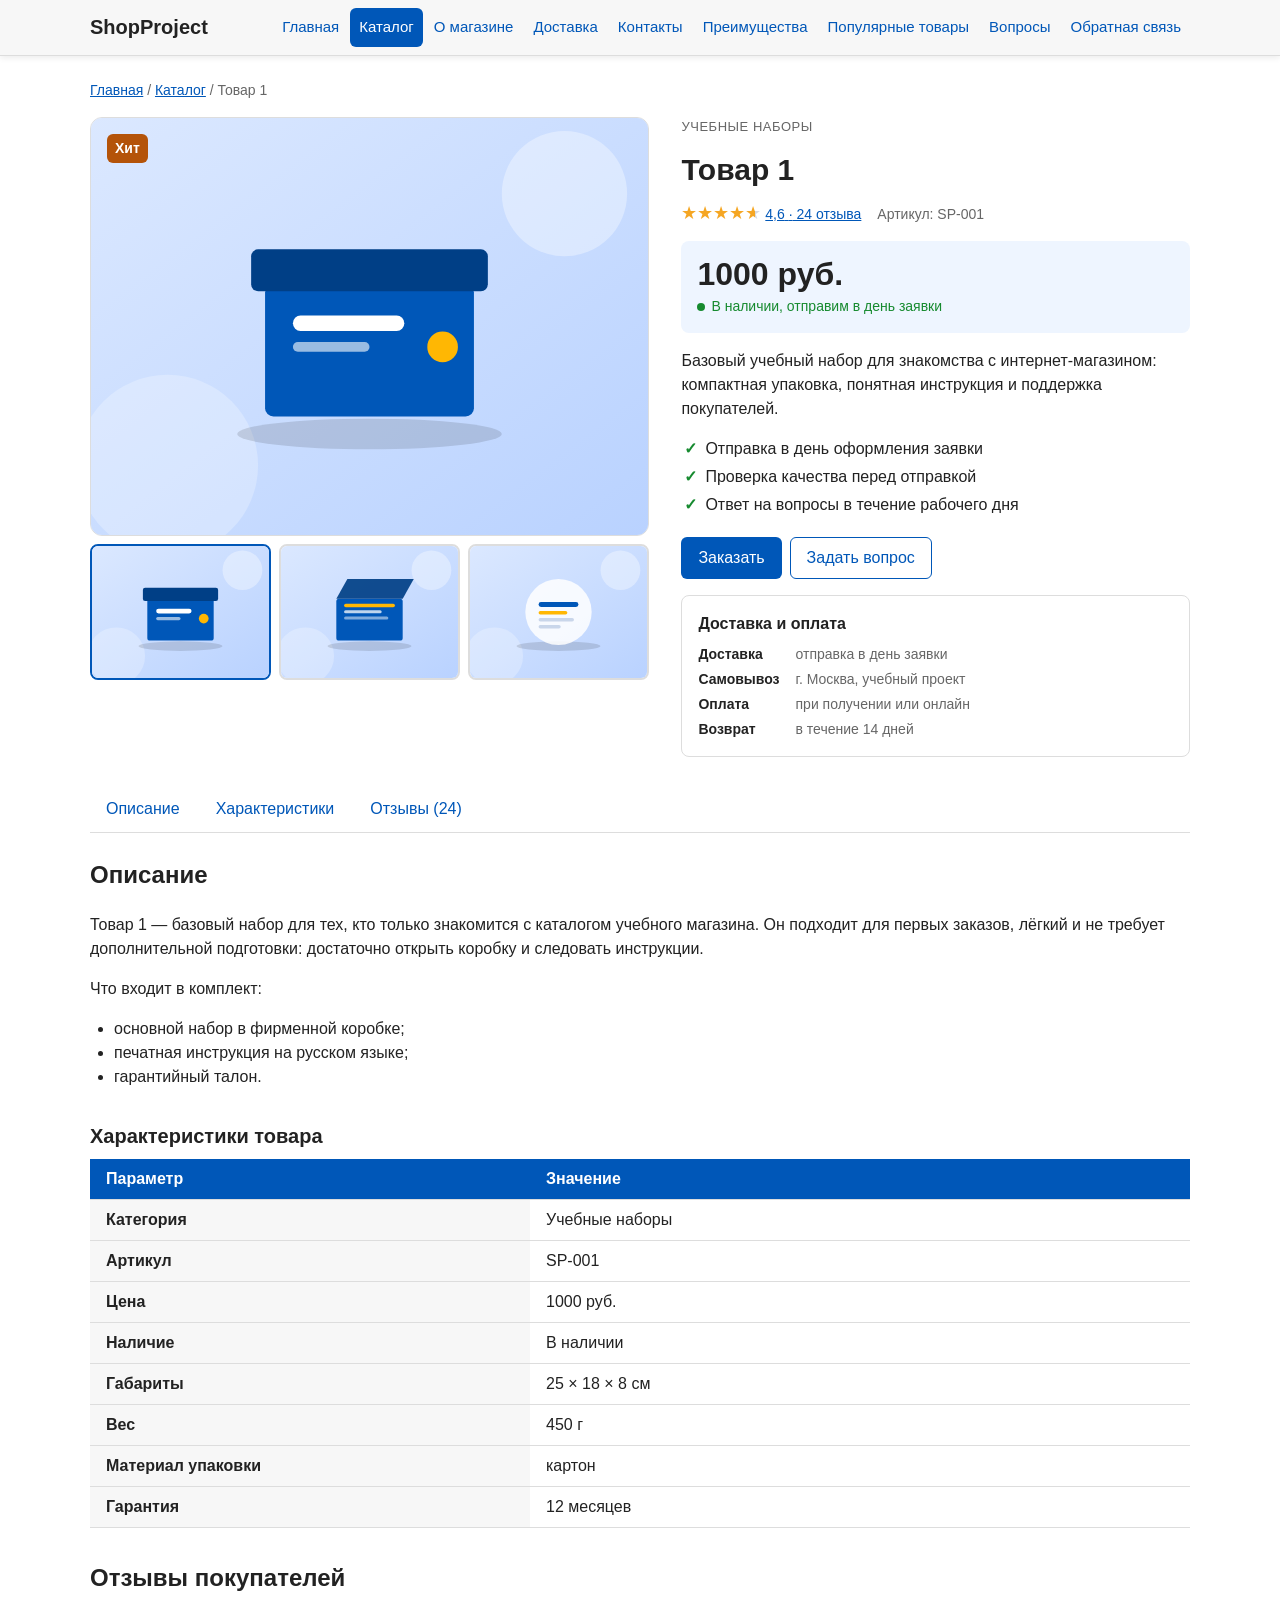
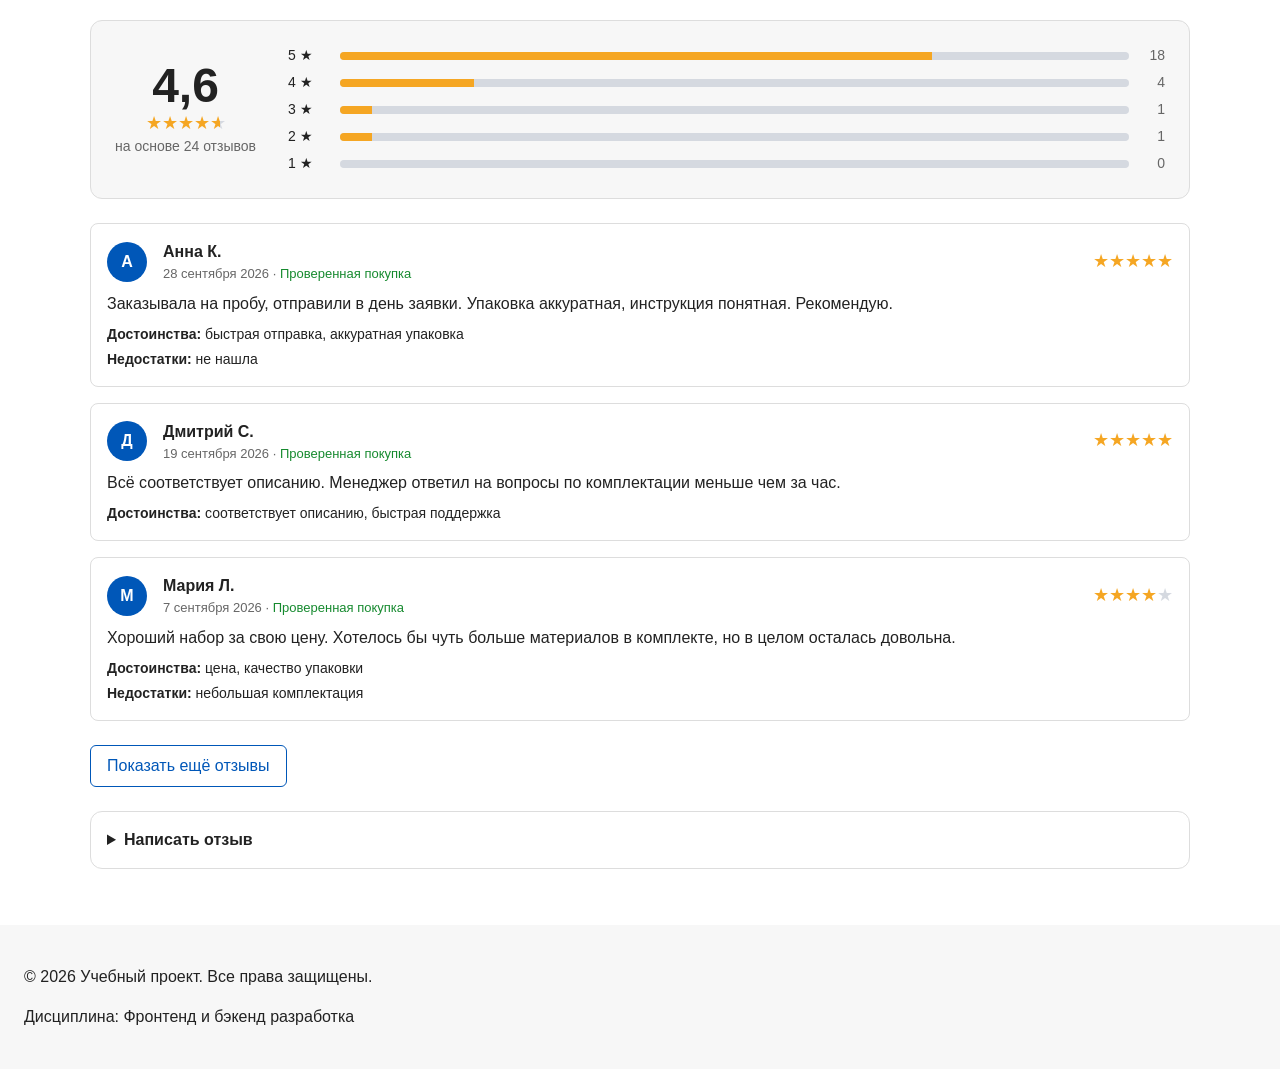
<file: product.html>
<!DOCTYPE html>
<html lang="ru">
<head>
  <meta charset="UTF-8">
  <meta name="viewport" content="width=device-width, initial-scale=1.0">
  <meta name="description" content="Товар 1: подробное описание, характеристики, цена и отзывы покупателей учебного интернет-магазина.">
  <title>Товар 1 — Учебный интернет-магазин</title>
  <link rel="stylesheet" href="css/style.css">
  <script src="js/main.js" defer></script>
  <meta property="og:type" content="website">
  <meta property="og:title" content="Товар 1 — Учебный интернет-магазин">
  <meta property="og:description" content="Учебный frontend-проект интернет-магазина.">
  <meta property="og:image" content="https://dimon-bubon.github.io/kr1-html-css-shop/images/preview.jpg">
</head>
<body>
  <header>
    <div class="site-header">
      <a class="site-logo" href="index.html">ShopProject</a>

      <nav class="site-nav" aria-label="Основная навигация">
        <ul class="site-nav__list">
          <li><a href="index.html">Главная</a></li>
          <li><a href="catalog.html" aria-current="true">Каталог</a></li>
          <li><a href="about.html">О магазине</a></li>
          <li><a href="delivery.html">Доставка</a></li>
          <li><a href="contacts.html">Контакты</a></li>
          <li><a href="index.html#advantages">Преимущества</a></li>
          <li><a href="index.html#popular">Популярные товары</a></li>
          <li><a href="index.html#faq">Вопросы</a></li>
          <li><a href="index.html#contacts">Обратная связь</a></li>
        </ul>
      </nav>
    </div>
  </header>

  <main>
    <nav class="breadcrumbs" aria-label="Хлебные крошки">
      <a href="index.html">Главная</a>
      <span><a href="catalog.html">Каталог</a></span>
      <span aria-current="page">Товар 1</span>
    </nav>

    <article class="product">
      <div class="gallery">
        <input class="gallery__radio" type="radio" name="gallery" id="gallery-1" checked aria-label="Фото 1: вид спереди">
        <input class="gallery__radio" type="radio" name="gallery" id="gallery-2" aria-label="Фото 2: в открытом виде">
        <input class="gallery__radio" type="radio" name="gallery" id="gallery-3" aria-label="Фото 3: крупный план">

        <div class="gallery__stage">
          <span class="gallery__badge">Хит</span>

          <figure class="gallery__slide gallery__slide--1">
            <img src="images/product-1.svg" width="800" height="600" alt="Товар 1: учебный набор в синей коробке, вид спереди">
          </figure>
          <figure class="gallery__slide gallery__slide--2">
            <img src="images/product-1-2.svg" width="800" height="600" alt="Товар 1: набор с открытой крышкой">
          </figure>
          <figure class="gallery__slide gallery__slide--3">
            <img src="images/product-1-3.svg" width="800" height="600" alt="Товар 1: крупный план комплектации">
          </figure>
        </div>

        <div class="gallery__thumbs">
          <label class="gallery__thumb gallery__thumb--1" for="gallery-1">
            <img src="images/product-1.svg" width="800" height="600" alt="Показать фото 1">
          </label>
          <label class="gallery__thumb gallery__thumb--2" for="gallery-2">
            <img src="images/product-1-2.svg" width="800" height="600" alt="Показать фото 2">
          </label>
          <label class="gallery__thumb gallery__thumb--3" for="gallery-3">
            <img src="images/product-1-3.svg" width="800" height="600" alt="Показать фото 3">
          </label>
        </div>
      </div>

      <div class="product__info">
        <p class="product__category">Учебные наборы</p>
        <h1 class="product__title">Товар 1</h1>

        <p class="product__meta">
          <span>
            <span class="rating" style="--rating: 4.6" aria-hidden="true">★★★★★</span>
            <a href="#reviews"><span class="visually-hidden">Рейтинг </span>4,6<span class="visually-hidden"> из 5,</span> <span aria-hidden="true">·</span> 24 отзыва</a>
          </span>
          <span>Артикул: SP-001</span>
        </p>

        <div class="product__price-box">
          <p class="product__price">1000 руб.</p>
          <p class="stock stock--in">В наличии, отправим в день заявки</p>
        </div>

        <p class="product__lead">
          Базовый учебный набор для знакомства с интернет-магазином:
          компактная упаковка, понятная инструкция и поддержка покупателей.
        </p>

        <ul class="product__features">
          <li>Отправка в день оформления заявки</li>
          <li>Проверка качества перед отправкой</li>
          <li>Ответ на вопросы в течение рабочего дня</li>
        </ul>

        <div class="product__actions">
          <button class="button" type="button" data-product="Товар 1" data-price="1000 руб.">Заказать</button>
          <a class="button button--secondary" href="contacts.html">Задать вопрос</a>
        </div>

        <aside class="product__aside" aria-labelledby="delivery-title">
          <h2 id="delivery-title">Доставка и оплата</h2>
          <dl class="info-list">
            <dt>Доставка</dt>
            <dd>отправка в день заявки</dd>
            <dt>Самовывоз</dt>
            <dd>г. Москва, учебный проект</dd>
            <dt>Оплата</dt>
            <dd>при получении или онлайн</dd>
            <dt>Возврат</dt>
            <dd>в течение 14 дней</dd>
          </dl>
        </aside>
      </div>
    </article>

    <nav class="product-tabs" aria-label="Разделы карточки товара">
      <a href="#description">Описание</a>
      <a href="#specs">Характеристики</a>
      <a href="#reviews">Отзывы (24)</a>
    </nav>

    <section class="section" id="description">
      <h2>Описание</h2>
      <p>
        Товар 1 — базовый набор для тех, кто только знакомится с каталогом
        учебного магазина. Он подходит для первых заказов, лёгкий и не требует
        дополнительной подготовки: достаточно открыть коробку и следовать инструкции.
      </p>
      <p>Что входит в комплект:</p>
      <ul class="product-features-list">
        <li>основной набор в фирменной коробке;</li>
        <li>печатная инструкция на русском языке;</li>
        <li>гарантийный талон.</li>
      </ul>
    </section>

    <section class="section" id="specs">
      <table class="product-table">
        <caption>Характеристики товара</caption>
        <thead>
          <tr>
            <th scope="col">Параметр</th>
            <th scope="col">Значение</th>
          </tr>
        </thead>
        <tbody>
          <tr>
            <th scope="row">Категория</th>
            <td>Учебные наборы</td>
          </tr>
          <tr>
            <th scope="row">Артикул</th>
            <td>SP-001</td>
          </tr>
          <tr>
            <th scope="row">Цена</th>
            <td>1000 руб.</td>
          </tr>
          <tr>
            <th scope="row">Наличие</th>
            <td>В наличии</td>
          </tr>
          <tr>
            <th scope="row">Габариты</th>
            <td>25 × 18 × 8 см</td>
          </tr>
          <tr>
            <th scope="row">Вес</th>
            <td>450 г</td>
          </tr>
          <tr>
            <th scope="row">Материал упаковки</th>
            <td>картон</td>
          </tr>
          <tr>
            <th scope="row">Гарантия</th>
            <td>12 месяцев</td>
          </tr>
        </tbody>
      </table>
    </section>

    <section class="section reviews" id="reviews" aria-labelledby="reviews-title">
      <h2 id="reviews-title">Отзывы покупателей</h2>

      <div class="reviews__summary">
        <div class="reviews__score">
          <p class="reviews__score-value"><span class="visually-hidden">Средняя оценка </span>4,6</p>
          <span class="rating" style="--rating: 4.6" aria-hidden="true">★★★★★</span>
          <p class="reviews__score-count">на основе 24 отзывов</p>
        </div>

        <ul class="rating-bars" aria-label="Распределение оценок">
          <li class="rating-bars__row">
            <span>5 ★</span>
            <span class="rating-bars__track"><span class="rating-bars__fill" style="--value: 75%"></span></span>
            <span class="rating-bars__count">18</span>
          </li>
          <li class="rating-bars__row">
            <span>4 ★</span>
            <span class="rating-bars__track"><span class="rating-bars__fill" style="--value: 17%"></span></span>
            <span class="rating-bars__count">4</span>
          </li>
          <li class="rating-bars__row">
            <span>3 ★</span>
            <span class="rating-bars__track"><span class="rating-bars__fill" style="--value: 4%"></span></span>
            <span class="rating-bars__count">1</span>
          </li>
          <li class="rating-bars__row">
            <span>2 ★</span>
            <span class="rating-bars__track"><span class="rating-bars__fill" style="--value: 4%"></span></span>
            <span class="rating-bars__count">1</span>
          </li>
          <li class="rating-bars__row">
            <span>1 ★</span>
            <span class="rating-bars__track"><span class="rating-bars__fill" style="--value: 0%"></span></span>
            <span class="rating-bars__count">0</span>
          </li>
        </ul>
      </div>

      <ul class="reviews__list">
      <li>
        <article class="review">
          <div class="review__head">
            <span class="review__avatar" aria-hidden="true">А</span>
            <div class="review__who">
              <h3 class="review__author">Анна К.</h3>
              <p class="review__meta">
                <time datetime="2026-09-28">28 сентября 2026</time> ·
                <span class="review__verified">Проверенная покупка</span>
              </p>
            </div>
            <p class="review__rating">
              <span class="rating" style="--rating: 5" aria-hidden="true">★★★★★</span>
              <span class="visually-hidden">Оценка 5 из 5</span>
            </p>
          </div>
          <p class="review__text">Заказывала на пробу, отправили в день заявки. Упаковка аккуратная, инструкция понятная. Рекомендую.</p>
        <dl class="review__facts">
          <div><dt>Достоинства:</dt> <dd>быстрая отправка, аккуратная упаковка</dd></div>
          <div><dt>Недостатки:</dt> <dd>не нашла</dd></div>
        </dl>
        </article>
      </li>
      <li>
        <article class="review">
          <div class="review__head">
            <span class="review__avatar" aria-hidden="true">Д</span>
            <div class="review__who">
              <h3 class="review__author">Дмитрий С.</h3>
              <p class="review__meta">
                <time datetime="2026-09-19">19 сентября 2026</time> ·
                <span class="review__verified">Проверенная покупка</span>
              </p>
            </div>
            <p class="review__rating">
              <span class="rating" style="--rating: 5" aria-hidden="true">★★★★★</span>
              <span class="visually-hidden">Оценка 5 из 5</span>
            </p>
          </div>
          <p class="review__text">Всё соответствует описанию. Менеджер ответил на вопросы по комплектации меньше чем за час.</p>
        <dl class="review__facts">
          <div><dt>Достоинства:</dt> <dd>соответствует описанию, быстрая поддержка</dd></div>
        </dl>
        </article>
      </li>
      <li>
        <article class="review">
          <div class="review__head">
            <span class="review__avatar" aria-hidden="true">М</span>
            <div class="review__who">
              <h3 class="review__author">Мария Л.</h3>
              <p class="review__meta">
                <time datetime="2026-09-07">7 сентября 2026</time> ·
                <span class="review__verified">Проверенная покупка</span>
              </p>
            </div>
            <p class="review__rating">
              <span class="rating" style="--rating: 4" aria-hidden="true">★★★★★</span>
              <span class="visually-hidden">Оценка 4 из 5</span>
            </p>
          </div>
          <p class="review__text">Хороший набор за свою цену. Хотелось бы чуть больше материалов в комплекте, но в целом осталась довольна.</p>
        <dl class="review__facts">
          <div><dt>Достоинства:</dt> <dd>цена, качество упаковки</dd></div>
          <div><dt>Недостатки:</dt> <dd>небольшая комплектация</dd></div>
        </dl>
        </article>
      </li>
      </ul>

      <details class="reviews__more">
        <summary class="button button--secondary">
          <span class="reviews__more-show">Показать ещё отзывы</span>
          <span class="reviews__more-hide">Скрыть дополнительные отзывы</span>
        </summary>
        <ul class="reviews__list">
      <li>
        <article class="review">
          <div class="review__head">
            <span class="review__avatar" aria-hidden="true">И</span>
            <div class="review__who">
              <h3 class="review__author">Игорь П.</h3>
              <p class="review__meta">
                <time datetime="2026-08-25">25 августа 2026</time> ·
                <span class="review__verified">Проверенная покупка</span>
              </p>
            </div>
            <p class="review__rating">
              <span class="rating" style="--rating: 5" aria-hidden="true">★★★★★</span>
              <span class="visually-hidden">Оценка 5 из 5</span>
            </p>
          </div>
          <p class="review__text">Брал для практики, всё понятно и удобно. Через неделю заказал второй набор.</p>
        </article>
      </li>
      <li>
        <article class="review">
          <div class="review__head">
            <span class="review__avatar" aria-hidden="true">Е</span>
            <div class="review__who">
              <h3 class="review__author">Елена В.</h3>
              <p class="review__meta">
                <time datetime="2026-08-11">11 августа 2026</time> ·
                <span class="review__verified">Проверенная покупка</span>
              </p>
            </div>
            <p class="review__rating">
              <span class="rating" style="--rating: 3" aria-hidden="true">★★★★★</span>
              <span class="visually-hidden">Оценка 3 из 5</span>
            </p>
          </div>
          <p class="review__text">Товар нормальный, но доставка заняла чуть дольше, чем я ожидала. Поддержка помогла отследить заказ.</p>
        <dl class="review__facts">
          <div><dt>Недостатки:</dt> <dd>срок доставки</dd></div>
        </dl>
        </article>
      </li>
        </ul>
      </details>

      <details class="review-form">
        <summary>Написать отзыв</summary>

        <div class="review-form__body">
          <form id="review-form" action="#" method="post" novalidate>
            <div class="form-field" data-field>
              <label for="review-name">Имя <span class="form-field__required" aria-hidden="true">*</span></label>
              <input
                id="review-name"
                name="name"
                type="text"
                placeholder="Как вас зовут"
                minlength="2"
                autocomplete="given-name"
                aria-describedby="review-name-error"
                required
              >
              <p class="form-field__error" id="review-name-error" aria-live="polite"></p>
            </div>

            <div class="form-field form-field--rating" data-field>
              <fieldset class="star-input" aria-describedby="review-rating-error">
                <legend>Ваша оценка <span class="form-field__required" aria-hidden="true">*</span></legend>
                <div class="star-input__options">
                  <input class="star-input__radio" type="radio" name="rating" id="rating-5" value="5" required>
                  <label class="star-input__label" for="rating-5" title="5 из 5">★<span class="visually-hidden">5 из 5</span></label>
                  <input class="star-input__radio" type="radio" name="rating" id="rating-4" value="4">
                  <label class="star-input__label" for="rating-4" title="4 из 5">★<span class="visually-hidden">4 из 5</span></label>
                  <input class="star-input__radio" type="radio" name="rating" id="rating-3" value="3">
                  <label class="star-input__label" for="rating-3" title="3 из 5">★<span class="visually-hidden">3 из 5</span></label>
                  <input class="star-input__radio" type="radio" name="rating" id="rating-2" value="2">
                  <label class="star-input__label" for="rating-2" title="2 из 5">★<span class="visually-hidden">2 из 5</span></label>
                  <input class="star-input__radio" type="radio" name="rating" id="rating-1" value="1">
                  <label class="star-input__label" for="rating-1" title="1 из 5">★<span class="visually-hidden">1 из 5</span></label>
                </div>
              </fieldset>
              <p class="form-field__error" id="review-rating-error" aria-live="polite"></p>
            </div>

            <div class="form-field" data-field>
              <label for="review-text">Отзыв <span class="form-field__required" aria-hidden="true">*</span></label>
              <textarea
                id="review-text"
                name="text"
                rows="4"
                minlength="10"
                maxlength="1000"
                placeholder="Расскажите, что понравилось и что можно улучшить"
                aria-describedby="review-text-error"
                required
              ></textarea>
              <p class="form-field__error" id="review-text-error" aria-live="polite"></p>
            </div>

            <div class="form-field form-field--checkbox" data-field>
              <label>
                <input
                  id="review-agreement"
                  name="agreement"
                  type="checkbox"
                  aria-describedby="review-agreement-error"
                  required
                >
                Я согласен на обработку данных <span class="form-field__required" aria-hidden="true">*</span>
              </label>
              <p class="form-field__error" id="review-agreement-error" aria-live="polite"></p>
            </div>

            <button class="button" type="submit">Отправить отзыв</button>

            <p class="success-message" id="review-success" role="status" hidden>
              Спасибо! Отзыв отправлен на модерацию.
            </p>
          </form>
        </div>
      </details>
    </section>
  </main>

  <footer>
    <p>&copy; 2026 Учебный проект. Все права защищены.</p>
    <p>Дисциплина: Фронтенд и бэкенд разработка</p>
  </footer>

  <dialog class="order-dialog" id="order-dialog" aria-labelledby="order-dialog-title">
    <div class="order-dialog__inner">
      <div class="order-dialog__head">
        <h2 class="order-dialog__title" id="order-dialog-title">Оформление заявки</h2>
        <button class="order-dialog__close" type="button" data-close-dialog aria-label="Закрыть окно">&times;</button>
      </div>

      <p class="order-dialog__product">
        <span>Товар:</span>
        <strong id="order-product-name">—</strong>
        <span id="order-product-price"></span>
      </p>

      <form class="order-form" id="order-form" action="#" method="post" novalidate>
        <input id="selected-product" name="selected-product" type="hidden">

        <div class="form-field" data-field>
          <label for="order-name">Имя <span class="form-field__required" aria-hidden="true">*</span></label>
          <input
            id="order-name"
            name="name"
            type="text"
            placeholder="Введите ваше имя"
            minlength="2"
            autocomplete="given-name"
            aria-describedby="order-name-error"
            autofocus
            required
          >
          <p class="form-field__error" id="order-name-error" aria-live="polite"></p>
        </div>

        <div class="form-field" data-field>
          <label for="order-email">E-mail <span class="form-field__required" aria-hidden="true">*</span></label>
          <input
            id="order-email"
            name="email"
            type="email"
            placeholder="example@mail.ru"
            autocomplete="email"
            aria-describedby="order-email-error"
            required
          >
          <p class="form-field__error" id="order-email-error" aria-live="polite"></p>
        </div>

        <div class="form-field" data-field>
          <label for="order-phone">Телефон <span class="form-field__required" aria-hidden="true">*</span></label>
          <input
            id="order-phone"
            name="phone"
            type="tel"
            inputmode="tel"
            placeholder="+7 (900) 000-00-00"
            pattern="^\+7 \(\d{3}\) \d{3}-\d{2}-\d{2}$"
            data-pattern-message="Введите номер полностью: +7 (900) 000-00-00"
            autocomplete="tel"
            aria-describedby="order-phone-hint order-phone-error"
            required
          >
          <small id="order-phone-hint">Формат: +7 (900) 000-00-00</small>
          <p class="form-field__error" id="order-phone-error" aria-live="polite"></p>
        </div>

        <div class="form-field" data-field>
          <label for="order-date">Дата связи</label>
          <input
            id="order-date"
            name="date"
            type="date"
            aria-describedby="order-date-error"
          >
          <p class="form-field__error" id="order-date-error" aria-live="polite"></p>
        </div>

        <div class="form-field" data-field>
          <label for="order-topic">Тема заявки <span class="form-field__required" aria-hidden="true">*</span></label>
          <select id="order-topic" name="topic" aria-describedby="order-topic-error" required>
            <option value="">Выберите тему</option>
            <option value="product">Заказ товара</option>
            <option value="consultation">Консультация</option>
            <option value="delivery">Доставка</option>
          </select>
          <p class="form-field__error" id="order-topic-error" aria-live="polite"></p>
        </div>

        <div class="form-field" data-field>
          <label for="order-comment">Комментарий</label>
          <textarea
            id="order-comment"
            name="comment"
            rows="3"
            placeholder="Укажите дополнительную информацию"
          ></textarea>
        </div>

        <div class="form-field form-field--checkbox" data-field>
          <label>
            <input
              id="order-agreement"
              name="agreement"
              type="checkbox"
              aria-describedby="order-agreement-error"
              required
            >
            Я согласен на обработку данных <span class="form-field__required" aria-hidden="true">*</span>
          </label>
          <p class="form-field__error" id="order-agreement-error" aria-live="polite"></p>
        </div>

        <p class="order-dialog__note"><span class="form-field__required" aria-hidden="true">*</span> — обязательные поля</p>

        <div class="form-actions">
          <button class="button button--secondary" type="button" data-close-dialog>Отмена</button>
          <button class="button" type="submit">Отправить заявку</button>
        </div>
      </form>

      <div class="order-dialog__success" id="order-success" role="status" hidden>
        <p class="order-dialog__success-icon" aria-hidden="true">&#10003;</p>
        <h3 class="order-dialog__success-title">Заявка отправлена!</h3>
        <p id="order-success-text">Мы свяжемся с вами в ближайшее рабочее время.</p>
        <button class="button" type="button" data-close-dialog>Закрыть</button>
      </div>
    </div>
  </dialog>

  <a class="to-top" href="#top" aria-label="Наверх" title="Наверх">
    <svg class="to-top__icon" viewBox="0 0 24 24" aria-hidden="true" focusable="false">
      <path d="M12 19V5M5 12l7-7 7 7"/>
    </svg>
  </a>

</body>
</html>
</file>
<file: css/style.css>
html {
  scroll-behavior: smooth;
  /* высота закреплённой шапки: якоря (#popular и т.д.) не прячутся под ней */
  scroll-padding-top: 80px;
}

body {
  margin: 0;
  font-family: Arial, sans-serif;
  line-height: 1.5;
}

/*header,
main,
footer {
  padding: 20px;
}*/

header {
  background-color: #f2f2f2;
}

footer {
  background-color: #f2f2f2;
}

section {
  margin-bottom: 24px;
}

section h2 {
  margin-top: 0;
}
/* 
  Универсальное правило для всех элементов.
  border-box делает расчёт размеров более понятным:
  width включает content, padding и border.
*/
* {
  box-sizing: border-box;
}

/*
  Убираем стандартный внешний отступ браузера у body.
  Без этого вокруг страницы может появиться белая рамка.
*/
/*body {
  margin: 0;
  font-family: Arial, sans-serif;
  line-height: 1.5;
  color: #222222;
  background-color: #ffffff;
} */
/*
  Задаём внутренние отступы для основных областей страницы.
  Это делает содержимое визуально отделённым от краёв окна браузера.
*/
main,
footer {
  padding: var(--space-lg);
}


/*
  Шапка закреплена сверху: position: sticky + top: 0.
  Шапка должна быть прямым потомком body (без overflow у родителей),
  z-index держит её поверх карточек и форм при прокрутке.
*/
header {
  position: sticky;
  top: 0;
  z-index: 100;
  padding: var(--space-sm) var(--space-lg);
  background-color: var(--color-surface);
  border-bottom: 1px solid var(--color-border);
  box-shadow: 0 2px 6px rgba(0, 0, 0, 0.08);
}

/*
  Оформляем подвал страницы тем же фоном,
  чтобы визуально отделить его от основного содержимого.
*/
footer {
  background-color: var(--color-surface);
}
/*
  Ограничиваем ширину содержимого шапки,
  чтобы оно не растягивалось слишком сильно на широких экранах.
*/
.site-header {
  display: flex;
  flex-wrap: wrap;
  align-items: center;
  justify-content: space-between; /* логотип слева, меню справа */
  gap: var(--space-sm) var(--space-lg);
  max-width: var(--container-width);
  margin: 0 auto;
}

/*
  Оформляем текстовый логотип.
*/
.site-logo {
  font-size: 20px;
  font-weight: bold;
  text-decoration: none;
  color: #222222;
}

/*
  Убираем стандартные отступы и маркеры списка навигации.
*/
.site-nav__list {
  display: flex;
  flex-wrap: wrap;
  justify-content: flex-end;
  align-items: center;
  gap: var(--space-xs);
  padding: 0;
  margin: 0;
  list-style: none;
}


/*
  Добавляем расстояние между пунктами меню.
*/
.site-nav__list li {
  margin: 0;
}

/*
  Оформляем ссылки меню.
*/
.site-nav__list a {
  display: inline-block;
  padding: var(--space-sm) var(--space-md);
  color: var(--color-primary);
  text-decoration: none;
  border-radius: var(--radius-sm);
}

.site-nav__list a:hover {
  color: var(--color-white);
  background-color: var(--color-primary);
}

/*
  Hero-блок — первый крупный блок страницы.
  Он визуально отделяется от остальных разделов фоном и отступами.
*/
.hero {
  max-width: 1100px;
  margin: 0 auto 32px;
  padding: 32px 20px;
  background-color: #eef5ff;
  border-radius: 12px;
}

/*
  Общий класс для разделов страницы.
*/
.section {
  max-width: 1100px;
  margin: 0 auto 32px;
}

/*
  Убираем лишний верхний отступ у заголовков разделов.
*/
.section h2 {
  margin-top: 0;
}

/*
  Сетка карточек: товары стоят в ряд (3 колонки),
  карточки в одной строке имеют одинаковую высоту.
*/
.products-grid {
  display: grid;
  grid-template-columns: repeat(3, 1fr);
  gap: var(--space-lg);
}


.product-card {
  display: flex;
  flex-direction: column;
  gap: var(--space-sm);
  padding: var(--space-md);
  border: 1px solid var(--color-border);
  border-radius: var(--radius-md);
  background-color: var(--color-bg);
}

.product-card .button {
  margin-top: auto;
  align-self: flex-start;
}



.product-card:hover {
  border-color: var(--color-primary);
}

.product-card__img {
  width: 100%;
  height: auto;
  border-radius: var(--radius-sm);
  margin-bottom: var(--space-sm);
}

.product-card__title {
  margin: 0; /* расстояния задаёт gap у карточки */
}

.product-card__description {
  margin: 0;
  color: var(--color-muted);
  flex-grow: 1; /* растягивается, "выталкивая" цену и кнопку вниз */
}

.product-card__price {
  margin: 0;
  font-weight: bold;
}

/* ===============================
   Преимущества (Flex)
   =============================== */
.advantages {
  display: flex;
  flex-wrap: wrap;
  gap: var(--space-md);
}

.advantages__item {
  flex: 1 1 220px; /* растут поровну, переносятся на новую строку от 220px */
  padding: var(--space-md);
  border: 1px solid var(--color-border);
  border-radius: var(--radius-md);
  background-color: var(--color-surface);
}

.advantages__item h3,
.advantages__item p {
  margin: 0;
}

.advantages__item h3 {
  margin-bottom: var(--space-xs);
}

/*
  Пока это обычная ссылка, но визуально она оформляется как кнопка.
*/
.button {
  display: inline-block;
  padding: var(--space-sm) var(--space-md);
  color: var(--color-white);
  background-color: var(--color-primary);
  text-decoration: none;
  border: none;
  border-radius: var(--radius-sm);
  cursor: pointer;
}

.button:hover {
  background-color: var(--color-primary-dark);
}

.button:focus-visible {
  outline: 2px solid var(--color-primary);
  outline-offset: 3px;
}

.button:disabled {
  opacity: 0.6;
  cursor: not-allowed;
}


/*
  Дополнительный информационный блок.
*/
.aside-info {
  max-width: var(--container-width);
  margin: 0 auto var(--space-xl);
  padding: var(--space-md);
  border-left: 4px solid var(--color-primary);
  background-color: var(--color-surface);
}

/*
  Модальное окно.
  Элемент dialog сам умеет открываться поверх страницы.
*/
.order-dialog {
  width: min(100% - 32px, 560px);
  padding: 24px;
  border: none;
  border-radius: 12px;
}

/*
  Затемнение фона за модальным окном.
*/
.order-dialog::backdrop {
  background-color: rgba(0, 0, 0, 0.5);
}

/*
  Поле формы.
  Каждый блок получает нижний отступ.
*/
.form-field {
  margin-bottom: 16px;
}

/*
  Подпись поля.
*/
.form-field label {
  display: block;
  margin-bottom: 6px;
}

/*
  Основные поля формы.
*/
.form-field input,
.form-field select,
.form-field textarea {
  width: 100%;
  padding: 10px 12px;
  border: 1px solid #cccccc;
  border-radius: 6px;
  font: inherit;
}

/*
  Checkbox не должен занимать всю ширину.
*/
.form-field input[type="checkbox"] {
  width: auto;
}

/*
  Подсказка под полем телефона.
*/
.form-field small {
  display: block;
  margin-top: 4px;
  color: #666666;
}

/*
  Видимый фокус для клавиатурной навигации.
*/
.form-field input:focus-visible,
.form-field select:focus-visible,
.form-field textarea:focus-visible,
.form-actions button:focus-visible {
  outline: 2px solid #0057b8;
  outline-offset: 2px;
}

/*
  Подсветка ошибочных полей.
  Атрибут aria-invalid будет добавляться через JavaScript.
*/
[aria-invalid="true"] {
  border-color: #b00020;
}

/*
  Кнопки формы.
*/
.form-actions {
  display: flex;
  gap: 12px;
  margin-top: 20px;
}

/*
  Сообщение об успешной отправке.
*/
.success-message {
  max-width: var(--container-width);
  margin: var(--space-lg) auto;
  padding: var(--space-md);
  border-left: 4px solid var(--color-success);
  background-color: var(--color-success-bg);
}


/* ===============================
   1. Переменные проекта
   =============================== */
:root {
  /* Основные цвета проекта */
  --color-bg: #ffffff;
  --color-text: #222222;
  --color-muted: #666666;
  --color-primary: #0057b8;
  --color-primary-dark: #003f86;
  --color-border: #dddddd;
  --color-surface: #f7f7f7;
  --color-surface-accent: #eef5ff;
  --color-danger: #b00020;
  --color-success: #168a2f;
  --color-success-bg: #eefaf0;
  --color-white: #ffffff;

  /* Отступы */
  --space-xs: 4px;
  --space-sm: 8px;
  --space-md: 16px;
  --space-lg: 24px;
  --space-xl: 32px;

  /* Скругления */
  --radius-sm: 6px;
  --radius-md: 8px;
  --radius-lg: 12px;

  /* Размеры */
  --container-width: 1100px;

  /* Рейтинг, статусы и слои (z-index) */
  --color-star: #f5a623;
  --color-star-empty: #d5d9e0;
  --color-warning: #b45309;
  --z-to-top: 90; /* ниже шапки (100), выше обычного содержимого */
}

/* ===============================
   2. Базовые стили
   =============================== */
* {
  box-sizing: border-box;
}

body {
  margin: 0;
  font-family: Arial, sans-serif;
  line-height: 1.5;
  color: var(--color-text);
  background-color: var(--color-bg);
}

/* ===============================
   3. Общие элементы интерфейса
   =============================== */
a {
  color: var(--color-primary);
}

a:hover {
  color: var(--color-primary-dark);
}

a:focus-visible {
  outline: 2px solid var(--color-primary);
  outline-offset: 3px;
}

/* ===============================
   4. Компоненты страницы
   =============================== */
.hero {
  max-width: var(--container-width);
  margin: 0 auto var(--space-xl);
  padding: var(--space-xl) var(--space-lg);
  background-color: var(--color-surface-accent);
  border-radius: var(--radius-lg);
}

.section {
  max-width: var(--container-width);
  margin: 0 auto var(--space-xl);
}

.section h2 {
  margin-top: 0;
}

/* ===============================
   5. Форма и модальное окно
   =============================== */
.order-dialog {
  width: min(100% - 32px, 560px);
  padding: 0; /* отступ задаёт .order-dialog__inner: так клик по затемнению отличается от клика по окну */
  color: var(--color-text);
  border: none;
  border-radius: var(--radius-lg);
  box-shadow: 0 20px 50px rgba(0, 0, 0, 0.25);
}

.order-dialog::backdrop {
  background-color: rgba(0, 0, 0, 0.5);
}

.form-field {
  margin-bottom: var(--space-md);
}

.form-field label {
  display: block;
  margin-bottom: var(--space-xs);
}

.form-field input,
.form-field select,
.form-field textarea {
  width: 100%;
  padding: 10px 12px;
  border: 1px solid var(--color-border);
  border-radius: var(--radius-sm);
  font: inherit;
}

.form-field input[type="checkbox"] {
  width: auto;
}

.form-field small {
  display: block;
  margin-top: var(--space-xs);
  color: var(--color-muted);
}

.form-field input:hover,
.form-field select:hover,
.form-field textarea:hover {
  border-color: var(--color-primary);
}

.form-field input:focus-visible,
.form-field select:focus-visible,
.form-field textarea:focus-visible,
.form-actions button:focus-visible {
  outline: 2px solid var(--color-primary);
  outline-offset: 3px;
}

[aria-invalid="true"] {
  border-color: var(--color-danger);
}

.breadcrumbs {
  max-width: var(--container-width);
  margin: 0 auto var(--space-md);
  font-size: 14px;
  color: var(--color-muted);
}

.breadcrumbs a {
  color: var(--color-primary);
}

.breadcrumbs span::before {
  content: " / ";
  color: var(--color-muted);
}

:target {
  outline: 2px dashed var(--color-primary);
  outline-offset: 4px;
}

.catalog-layout {
  max-width: var(--container-width);
  margin: 0 auto var(--space-xl);
  display: grid;
  grid-template-columns: 260px 1fr;
  grid-template-areas: "filters products";
  align-items: start; /* панель фильтров не растягивается на всю высоту */
  gap: var(--space-lg);
}

.catalog-filters {
  grid-area: filters;
  padding: var(--space-md);
  border: 1px solid var(--color-border);
  border-radius: var(--radius-md);
  background-color: var(--color-surface);
}

.catalog-filters h2 {
  margin: 0 0 var(--space-md);
}

.catalog-products {
  grid-area: products;
  min-width: 0; /* иначе длинное содержимое распирает колонку 1fr */
}

.catalog-products h1 {
  margin: 0 0 var(--space-md);
}

.filters-form {
  display: grid;
  gap: var(--space-md);
}

.filters-form fieldset {
  min-width: 0;
  margin: 0;
  padding: var(--space-md);
  border: 1px solid var(--color-border);
  border-radius: var(--radius-sm);
}

.filters-form legend {
  font-weight: 700;
}

.filters-form label {
  display: block;
  margin-bottom: var(--space-sm);
}

.filters-form input[type="number"] {
  width: 100%;
  padding: 8px 10px;
  border: 1px solid var(--color-border);
  border-radius: var(--radius-sm);
  font: inherit;
}

/* ===============================
   Адаптив
   =============================== */
@media (max-width: 768px) {
  html {
    scroll-padding-top: 110px;
  }

  header {
    padding: var(--space-sm) var(--space-md);
  }

  /* логотип над меню, меню прокручивается по горизонтали */
  .site-header {
    flex-direction: column;
    align-items: flex-start;
    gap: var(--space-xs);
  }

  .site-nav {
    width: 100%;
    overflow-x: auto;
  }

  .site-nav__list {
    flex-wrap: nowrap;
    justify-content: flex-start;
    white-space: nowrap;
  }

  /* фильтры над списком товаров */
  .catalog-layout {
    grid-template-columns: 1fr;
    grid-template-areas:
      "filters"
      "products";
  }
}

/* на средних экранах — 2 карточки в ряд, на телефонах — одна */
@media (max-width: 900px) {
  .products-grid {
    grid-template-columns: repeat(2, 1fr);
  }
}

@media (max-width: 560px) {
  .products-grid {
    grid-template-columns: 1fr;
  }
}

/* ===============================
   6. Утилиты
   =============================== */

/* Атрибут hidden должен скрывать элемент, даже если у него задан display */
[hidden] {
  display: none !important;
}

/* Текст только для скринридеров */
.visually-hidden {
  position: absolute;
  width: 1px;
  height: 1px;
  margin: -1px;
  padding: 0;
  overflow: hidden;
  clip-path: inset(50%);
  white-space: nowrap;
  border: 0;
}

/* Ссылка и <button> с классом .button выглядят одинаково: тот же шрифт и рамка */
.button {
  font: inherit;
  border: 1px solid transparent;
}

/* Исправление: у ссылок-кнопок при наведении текст не должен темнеть (a:hover) */
a.button:hover,
a.button:focus-visible {
  color: var(--color-white);
}

/* Вторичная (контурная) кнопка */
.button.button--secondary {
  color: var(--color-primary);
  background-color: transparent;
  border: 1px solid var(--color-primary);
}

.button.button--secondary:hover {
  color: var(--color-white);
  background-color: var(--color-primary);
}

/* ===============================
   7. Рейтинг (звёзды) и наличие
   =============================== */

/*
  Звёзды закрашиваются через градиент: доля заливки считается
  из переменной --rating (число от 0 до 5), например style="--rating: 4.6".
*/
.rating {
  --rating: 0;
  display: inline-block;
  font-size: 18px;
  line-height: 1;
  white-space: nowrap;
  color: transparent;
  background: linear-gradient(
    90deg,
    var(--color-star) calc(var(--rating) / 5 * 100%),
    var(--color-star-empty) calc(var(--rating) / 5 * 100%)
  );
  -webkit-background-clip: text;
  background-clip: text;
}

/* Статус наличия: цветная точка + текст */
.stock {
  display: flex;
  align-items: center;
  gap: 6px;
  margin: 0;
  font-size: 14px;
}

.stock::before {
  content: "";
  width: 8px;
  height: 8px;
  border-radius: 50%;
  background-color: currentColor;
}

.stock--in {
  color: var(--color-success);
}

.stock--order {
  color: var(--color-warning);
}

/* ===============================
   8. Расширенная карточка товара (product-card)
   =============================== */

/* Карточка — контейнер для абсолютно позиционированного бейджа */
.product-card {
  position: relative;
  transition: box-shadow 0.2s, border-color 0.2s;
}

.product-card:hover,
.product-card:focus-within {
  border-color: var(--color-primary);
  box-shadow: 0 6px 18px rgba(0, 0, 0, 0.08);
}

/* Бейдж «Хит» / «Скидка» / «Новинка» поверх изображения */
.product-card__badge {
  position: absolute;
  top: calc(var(--space-md) + var(--space-sm));
  left: calc(var(--space-md) + var(--space-sm));
  z-index: 1;
  padding: var(--space-xs) var(--space-sm);
  font-size: 13px;
  font-weight: 700;
  color: var(--color-white);
  background-color: var(--color-primary);
  border-radius: var(--radius-sm);
}

.product-card__badge--hit {
  background-color: var(--color-warning);
}

.product-card__badge--sale {
  background-color: var(--color-danger);
}

.product-card__badge--new {
  background-color: var(--color-success);
}

/* Область изображения с фиксированным соотношением сторон */
.product-card__media {
  aspect-ratio: 4 / 3;
  overflow: hidden;
  border-radius: var(--radius-sm);
  background-color: var(--color-surface);
}

.product-card__media .product-card__img {
  display: block;
  width: 100%;
  height: 100%;
  margin: 0;
  object-fit: cover;
}

.product-card__category {
  margin: 0;
  font-size: 13px;
  letter-spacing: 0.04em;
  text-transform: uppercase;
  color: var(--color-muted);
}

.product-card__title a {
  color: inherit;
  text-decoration: none;
}

.product-card__title a:hover {
  color: var(--color-primary);
  text-decoration: underline;
}

.product-card__rating {
  display: flex;
  align-items: center;
  gap: var(--space-xs);
  margin: 0;
  font-size: 14px;
}

.product-card__rating-value {
  font-weight: 700;
}

.product-card__rating-count {
  color: var(--color-muted);
}

.product-card__price {
  display: flex;
  flex-wrap: wrap;
  align-items: baseline;
  gap: var(--space-sm);
}

.product-card__price-old {
  font-weight: 400;
  color: var(--color-muted);
}

.product-card__actions {
  display: flex;
  flex-wrap: wrap;
  gap: var(--space-sm);
  margin-top: auto;
}

.product-card__actions .button {
  margin-top: 0;
  align-self: auto;
}

/* Модификатор карточки со скидкой */
.product-card--discount {
  border-color: var(--color-danger);
}

/* ===============================
   9. Страница товара (product.html)
   =============================== */
.product {
  display: grid;
  grid-template-columns: minmax(0, 1.1fr) minmax(0, 1fr);
  gap: var(--space-xl);
  align-items: start;
  max-width: var(--container-width);
  margin: 0 auto var(--space-xl);
}

/* --- Галерея на :checked (без JavaScript) --- */
.gallery {
  display: grid;
  gap: var(--space-sm);
}

/* Радиокнопки скрыты визуально, но доступны с клавиатуры */
.gallery__radio {
  position: absolute;
  width: 1px;
  height: 1px;
  opacity: 0;
}

.gallery__stage {
  position: relative; /* контейнер для бейджа */
  aspect-ratio: 4 / 3;
  overflow: hidden;
  border: 1px solid var(--color-border);
  border-radius: var(--radius-lg);
  background-color: var(--color-surface);
}

.gallery__badge {
  position: absolute;
  top: var(--space-md);
  left: var(--space-md);
  z-index: 1;
  padding: var(--space-xs) var(--space-sm);
  font-size: 14px;
  font-weight: 700;
  color: var(--color-white);
  background-color: var(--color-warning);
  border-radius: var(--radius-sm);
}

.gallery__slide {
  position: absolute;
  inset: 0;
  margin: 0;
  opacity: 0;
  transition: opacity 0.25s;
}

.gallery__slide img {
  display: block;
  width: 100%;
  height: 100%;
  object-fit: cover;
}

/* По умолчанию виден первый кадр, остальные — по выбранной радиокнопке */
.gallery__slide--1 {
  opacity: 1;
}

.gallery:has(#gallery-2:checked) .gallery__slide--1,
.gallery:has(#gallery-3:checked) .gallery__slide--1 {
  opacity: 0;
}

.gallery:has(#gallery-2:checked) .gallery__slide--2,
.gallery:has(#gallery-3:checked) .gallery__slide--3 {
  opacity: 1;
}

.gallery__thumbs {
  display: grid;
  grid-template-columns: repeat(3, 1fr);
  gap: var(--space-sm);
}

.gallery__thumb {
  display: block;
  aspect-ratio: 4 / 3;
  overflow: hidden;
  cursor: pointer;
  border: 2px solid var(--color-border);
  border-radius: var(--radius-md);
}

.gallery__thumb img {
  display: block;
  width: 100%;
  height: 100%;
  object-fit: cover;
}
.gallery__thumb:hover {
  border-color: var(--color-primary);
}

.gallery:has(#gallery-1:checked) .gallery__thumb--1,
.gallery:has(#gallery-2:checked) .gallery__thumb--2,
.gallery:has(#gallery-3:checked) .gallery__thumb--3 {
  border-color: var(--color-primary);
}

.gallery:has(#gallery-1:focus-visible) .gallery__thumb--1,
.gallery:has(#gallery-2:focus-visible) .gallery__thumb--2,
.gallery:has(#gallery-3:focus-visible) .gallery__thumb--3 {
  outline: 2px solid var(--color-primary);
  outline-offset: 3px;
}

/* --- Информационная колонка --- */
.product__info {
  display: grid;
  gap: var(--space-md);
}

.product__category {
  margin: 0;
  font-size: 13px;
  letter-spacing: 0.04em;
  text-transform: uppercase;
  color: var(--color-muted);
}

.product__title {
  margin: 0;
  font-size: 30px;
  line-height: 1.2;
}

.product__meta {
  display: flex;
  flex-wrap: wrap;
  align-items: center;
  gap: var(--space-xs) var(--space-md);
  margin: 0;
  font-size: 14px;
  color: var(--color-muted);
}

.product__price-box {
  display: grid;
  gap: var(--space-xs);
  padding: var(--space-md);
  border-radius: var(--radius-md);
  background-color: var(--color-surface-accent);
}

.product__price {
  margin: 0;
  font-size: 32px;
  font-weight: 700;
  line-height: 1.1;
}

.product__lead {
  margin: 0;
}

.product__features {
  margin: 0;
  padding-left: var(--space-lg);
  list-style: "✓  ";
}

.product__features li {
  margin-bottom: var(--space-xs);
}

.product__features li::marker {
  font-weight: 700;
  color: var(--color-success);
}

.product__actions {
  display: flex;
  flex-wrap: wrap;
  gap: var(--space-sm);
}

/* Блок «Доставка и оплата» (aside) */
.product__aside {
  padding: var(--space-md);
  border: 1px solid var(--color-border);
  border-radius: var(--radius-md);
}

.product__aside h2 {
  margin: 0 0 var(--space-sm);
  font-size: 16px;
}

.info-list {
  display: grid;
  grid-template-columns: auto 1fr;
  gap: var(--space-xs) var(--space-md);
  margin: 0;
  font-size: 14px;
}

.info-list dt {
  font-weight: 700;
}

.info-list dd {
  margin: 0;
  color: var(--color-muted);
}

/* Якорная навигация по разделам карточки */
.product-tabs {
  display: flex;
  flex-wrap: wrap;
  gap: var(--space-xs);
  max-width: var(--container-width);
  margin: 0 auto var(--space-lg);
  border-bottom: 1px solid var(--color-border);
}

.product-tabs a {
  padding: var(--space-sm) var(--space-md);
  text-decoration: none;
  border-bottom: 3px solid transparent;
}

.product-tabs a:hover {
  border-bottom-color: var(--color-primary);
}

.product-features-list {
  margin: 0;
  padding-left: var(--space-lg);
}

/* Таблица характеристик */
.product-table,
.data-table {
  width: 100%;
  border-collapse: collapse;
}

.product-table caption,
.data-table caption {
  padding-bottom: var(--space-sm);
  font-size: 20px;
  font-weight: 700;
  text-align: left;
}

.product-table th,
.product-table td,
.data-table th,
.data-table td {
  padding: var(--space-sm) var(--space-md);
  text-align: left;
  border-bottom: 1px solid var(--color-border);
}

.product-table thead th,
.data-table thead th {
  color: var(--color-white);
  background-color: var(--color-primary);
}

.product-table tbody th,
.data-table tbody th {
  width: 40%;
  font-weight: 700;
  background-color: var(--color-surface);
}

/* ===============================
   10. Блок отзывов
   =============================== */
.reviews {
  display: grid;
  gap: var(--space-lg);
}

.reviews h2 {
  margin-bottom: 0;
}

.reviews__summary {
  display: grid;
  grid-template-columns: auto 1fr;
  align-items: center;
  gap: var(--space-xl);
  padding: var(--space-lg);
  border: 1px solid var(--color-border);
  border-radius: var(--radius-lg);
  background-color: var(--color-surface);
}

.reviews__score {
  display: grid;
  justify-items: center;
  gap: var(--space-xs);
  text-align: center;
}

.reviews__score-value {
  margin: 0;
  font-size: 48px;
  font-weight: 700;
  line-height: 1;
}

.reviews__score-count {
  margin: 0;
  font-size: 14px;
  color: var(--color-muted);
}

/* Распределение оценок */
.rating-bars {
  display: grid;
  gap: 6px;
  margin: 0;
  padding: 0;
  list-style: none;
}

.rating-bars__row {
  display: grid;
  grid-template-columns: 44px 1fr 28px;
  align-items: center;
  gap: var(--space-sm);
  font-size: 14px;
}

.rating-bars__count {
  text-align: right;
  color: var(--color-muted);
}

.rating-bars__track {
  height: 8px;
  overflow: hidden;
  border-radius: 999px;
  background-color: var(--color-star-empty);
}

.rating-bars__fill {
  display: block;
  width: var(--value, 0%);
  height: 100%;
  background-color: var(--color-star);
}

.reviews__list {
  display: grid;
  gap: var(--space-md);
  margin: 0;
  padding: 0;
  list-style: none;
}

/* Один отзыв */
.review {
  display: grid;
  gap: var(--space-sm);
  padding: var(--space-md);
  border: 1px solid var(--color-border);
  border-radius: var(--radius-md);
  background-color: var(--color-bg);
}

.review__head {
  display: flex;
  flex-wrap: wrap;
  align-items: center;
  gap: var(--space-md);
}

.review__avatar {
  display: grid;
  place-items: center;
  flex: none;
  width: 40px;
  height: 40px;
  font-weight: 700;
  color: var(--color-white);
  border-radius: 50%;
  background-color: var(--color-primary);
}

.review__who {
  flex: 1 1 160px;
  min-width: 0;
}

.review__author {
  margin: 0;
  font-size: 16px;
}

.review__meta {
  margin: 0;
  font-size: 13px;
  color: var(--color-muted);
}

.review__verified {
  color: var(--color-success);
}

.review__rating {
  margin: 0;
}

.review__text {
  margin: 0;
}

.review__facts {
  display: grid;
  gap: var(--space-xs);
  margin: 0;
  font-size: 14px;
}

.review__facts dt {
  display: inline;
  font-weight: 700;
}

.review__facts dd {
  display: inline;
  margin: 0;
}

/* «Показать ещё» на <details> — без JavaScript */
.reviews__more > summary {
  width: fit-content;
  list-style: none;
}

.reviews__more > summary::-webkit-details-marker {
  display: none;
}

.reviews__more[open] > summary {
  margin-bottom: var(--space-md);
}

.reviews__more:not([open]) .reviews__more-hide,
.reviews__more[open] .reviews__more-show {
  display: none;
}

/* Форма нового отзыва */
.review-form {
  border: 1px solid var(--color-border);
  border-radius: var(--radius-lg);
}

.review-form > summary {
  padding: var(--space-md);
  font-weight: 700;
  cursor: pointer;
}

.review-form__body {
  padding: 0 var(--space-md) var(--space-md);
}

/* Выбор оценки звёздами: порядок в DOM 5→1, визуально 1→5 (row-reverse) */
.form-field--rating {
  margin-bottom: var(--space-md);
}

.star-input {
  min-width: 0;
  margin: 0;
  padding: 0;
  border: 0;
}

.star-input legend {
  padding: 0;
  margin-bottom: var(--space-xs);
}

.star-input__options {
  display: inline-flex;
  flex-direction: row-reverse;
  justify-content: flex-end;
}

.form-field--rating .star-input__radio {
  position: absolute;
  width: 1px;
  height: 1px;
  padding: 0;
  opacity: 0;
  border: 0;
}

.form-field--rating .star-input__label {
  display: inline-block;
  margin: 0;
  padding: 0 2px;
  font-size: 32px;
  line-height: 1;
  cursor: pointer;
  color: var(--color-star-empty);
}

.form-field--rating .star-input__radio:checked ~ .star-input__label,
.form-field--rating .star-input__label:hover,
.form-field--rating .star-input__label:hover ~ .star-input__label {
  color: var(--color-star);
}

.form-field--rating .star-input__radio:focus-visible + .star-input__label {
  outline: 2px solid var(--color-primary);
  outline-offset: 2px;
  border-radius: var(--radius-sm);
}

/* ===============================
   11. Сообщения форм
   =============================== */
.form-field__required {
  color: var(--color-danger);
}

/* Текст ошибки под полем; пустой — не занимает места */
.form-field__error {
  margin: var(--space-xs) 0 0;
  font-size: 14px;
  color: var(--color-danger);
}

.form-field__error:empty {
  display: none;
}

/* ===============================
   12. Улучшенное модальное окно
   =============================== */

/* Страница под открытым окном не прокручивается */
html:has(.order-dialog[open]) {
  overflow: hidden;
}

.order-dialog__inner {
  padding: var(--space-lg);
}

.order-dialog__head {
  display: flex;
  align-items: flex-start;
  justify-content: space-between;
  gap: var(--space-md);
  margin-bottom: var(--space-md);
}

.order-dialog__title {
  margin: 0;
  font-size: 22px;
}

.order-dialog__close {
  flex: none;
  width: 36px;
  height: 36px;
  font-size: 24px;
  line-height: 1;
  color: var(--color-muted);
  cursor: pointer;
  border: none;
  border-radius: 50%;
  background-color: var(--color-surface);
}

.order-dialog__close:hover {
  color: var(--color-text);
  background-color: var(--color-border);
}

.order-dialog__close:focus-visible {
  outline: 2px solid var(--color-primary);
  outline-offset: 2px;
}

/* Выбранный товар */
.order-dialog__product {
  display: flex;
  flex-wrap: wrap;
  align-items: baseline;
  gap: var(--space-xs) var(--space-sm);
  margin: 0 0 var(--space-md);
  padding: var(--space-sm) var(--space-md);
  border-radius: var(--radius-md);
  background-color: var(--color-surface-accent);
}

.order-dialog__note {
  margin: 0;
  font-size: 14px;
  color: var(--color-muted);
}

.form-actions {
  flex-wrap: wrap;
  justify-content: flex-end;
}

/* Состояние «заявка отправлена» */
.order-dialog__success {
  display: grid;
  justify-items: center;
  gap: var(--space-sm);
  padding: var(--space-lg) 0 var(--space-sm);
  text-align: center;
}

.order-dialog__success-icon {
  display: grid;
  place-items: center;
  width: 56px;
  height: 56px;
  margin: 0;
  font-size: 28px;
  color: var(--color-white);
  border-radius: 50%;
  background-color: var(--color-success);
}

.order-dialog__success-title,
.order-dialog__success p {
  margin: 0;
}

/* Плавное открытие и закрытие (там, где поддерживается @starting-style) */
@media (prefers-reduced-motion: no-preference) {
  .order-dialog {
    opacity: 0;
    transform: translateY(16px) scale(0.98);
    transition:
      opacity 0.2s ease,
      transform 0.2s ease,
      overlay 0.2s allow-discrete,
      display 0.2s allow-discrete;
  }

  .order-dialog[open] {
    opacity: 1;
    transform: none;
  }

  .order-dialog::backdrop {
    background-color: rgba(0, 0, 0, 0);
    transition:
      background-color 0.2s ease,
      overlay 0.2s allow-discrete,
      display 0.2s allow-discrete;
  }

  .order-dialog[open]::backdrop {
    background-color: rgba(0, 0, 0, 0.5);
  }

  @starting-style {
    .order-dialog[open] {
      opacity: 0;
      transform: translateY(16px) scale(0.98);
    }

    .order-dialog[open]::backdrop {
      background-color: rgba(0, 0, 0, 0);
    }
  }
}

/* ===============================
   13. Кнопка «Наверх» (position: fixed)
   =============================== */
.to-top {
  position: fixed;
  right: var(--space-lg);
  bottom: calc(var(--space-lg) + env(safe-area-inset-bottom, 0px));
  z-index: var(--z-to-top);
  display: grid;
  place-items: center;
  width: 48px;
  height: 48px;
  color: var(--color-white);
  text-decoration: none;
  border-radius: 50%;
  background-color: var(--color-primary);
  box-shadow: 0 4px 12px rgba(0, 0, 0, 0.25);
  transition: opacity 0.2s, transform 0.2s, visibility 0.2s, background-color 0.2s;
}

.to-top:hover {
  color: var(--color-white);
  background-color: var(--color-primary-dark);
}

/* Класс добавляет JavaScript, пока страница прокручена меньше чем на 400px */
.to-top--hidden {
  visibility: hidden;
  opacity: 0;
  transform: translateY(12px);
  pointer-events: none;
}

.to-top__icon {
  width: 22px;
  height: 22px;
  fill: none;
  stroke: currentColor;
  stroke-width: 2.5;
  stroke-linecap: round;
  stroke-linejoin: round;
}

/* Уважаем настройку «уменьшить анимацию» */
@media (prefers-reduced-motion: reduce) {
  html {
    scroll-behavior: auto;
  }

  .to-top,
  .product-card,
  .gallery__slide {
    transition: none;
  }
}

/* ===============================
   14. Адаптив новых блоков
   =============================== */
@media (max-width: 900px) {
  .product {
    grid-template-columns: 1fr;
  }
}

@media (max-width: 768px) {
  .reviews__summary {
    grid-template-columns: 1fr;
    gap: var(--space-md);
  }

  .reviews__score {
    justify-items: start;
    text-align: left;
  }
}

@media (max-width: 560px) {
  .to-top {
    right: var(--space-md);
    bottom: calc(var(--space-md) + env(safe-area-inset-bottom, 0px));
  }

  .product__title {
    font-size: 24px;
  }

  .order-dialog__inner {
    padding: var(--space-md);
  }

  .form-actions .button {
    flex: 1 1 100%;
  }
}


/* ===============================
   15. Навигация: текущая страница
   =============================== */
/* Пунктов стало больше, поэтому ссылки чуть компактнее — меню остаётся в одну строку */
.site-nav__list {
  gap: 2px;
}

.site-nav__list a {
  padding: var(--space-sm) 9px;
  font-size: 15px;
}

.site-nav__list a[aria-current] {
  color: var(--color-white);
  background-color: var(--color-primary);
}

/* Якоря не прячутся под закреплённой шапкой */
html {
  scroll-padding-top: 100px;
}

@media (max-width: 768px) {
  html {
    scroll-padding-top: 110px;
  }
}

/* ===============================
   16. Расширенный каталог
   =============================== */

/* Фильтры — радиокнопки; сами карточки фильтруются через :has() без JavaScript */
.filters-form .filters-form__option {
  display: flex;
  align-items: center;
  gap: var(--space-sm);
  cursor: pointer;
}

.filters-form__count {
  margin-left: auto;
  font-size: 13px;
  color: var(--color-muted);
}

.filters-form .button {
  width: 100%;
}

/* Фильтр по категории */
.catalog-layout:has(#cat-sets:checked) .product-card:not([data-category="sets"]),
.catalog-layout:has(#cat-accessories:checked) .product-card:not([data-category="accessories"]),
.catalog-layout:has(#cat-materials:checked) .product-card:not([data-category="materials"]),
.catalog-layout:has(#cat-services:checked) .product-card:not([data-category="services"]),
/* Фильтр по цене */
.catalog-layout:has(#price-low:checked) .product-card:not([data-price-range="low"]),
.catalog-layout:has(#price-mid:checked) .product-card:not([data-price-range="mid"]),
.catalog-layout:has(#price-high:checked) .product-card:not([data-price-range="high"]) {
  display: none;
}

/*
  Счётчик «Найдено»: CSS-счётчик считает только видимые карточки
  (элементы с display: none в счёте не участвуют).
  Элемент со счётом стоит в HTML после сетки, а на экране — над ней (order).
*/
.catalog-products {
  display: flex;
  flex-direction: column;
  counter-reset: found;
}

.catalog-products h1 {
  order: 0;
}

.catalog-products__count {
  order: 1;
  margin: 0 0 var(--space-md);
  color: var(--color-muted);
}

.catalog-products__count::after {
  content: "Найдено: " counter(found);
}

.catalog-products .products-grid {
  order: 2;
}

.catalog-products .product-card {
  counter-increment: found;
}

/* ===============================
   17. Страница заявки (order.html)
   =============================== */
.order-layout {
  display: grid;
  grid-template-columns: minmax(0, 1fr) 340px;
  gap: var(--space-xl);
  align-items: start;
  max-width: var(--container-width);
  margin: 0 auto var(--space-xl);
}

.order-box {
  padding: var(--space-lg);
  border: 1px solid var(--color-border);
  border-radius: var(--radius-lg);
}

.order-box h1 {
  margin: 0 0 var(--space-xs);
}

.order-box__lead {
  margin: 0 0 var(--space-lg);
  color: var(--color-muted);
}

.form-row {
  display: grid;
  grid-template-columns: repeat(2, minmax(0, 1fr));
  gap: 0 var(--space-md);
}

.form-row--wide-first {
  grid-template-columns: minmax(0, 1fr) 140px;
}

.section__more {
  margin: var(--space-lg) 0 0;
}

/* Выбор способа получения */
.form-field--choice {
  min-width: 0;
}

.choice-group {
  min-width: 0;
  margin: 0;
  padding: 0;
  border: 0;
}

.choice-group legend {
  padding: 0;
  margin-bottom: var(--space-xs);
}

.choice-group__options {
  display: flex;
  flex-wrap: wrap;
  gap: var(--space-sm);
}

.form-field--choice .choice {
  display: flex;
  align-items: center;
  gap: var(--space-sm);
  margin: 0;
  padding: var(--space-sm) var(--space-md);
  cursor: pointer;
  border: 1px solid var(--color-border);
  border-radius: var(--radius-md);
}

.form-field--choice .choice__input {
  width: auto;
  padding: 0;
}

.form-field--choice .choice:has(.choice__input:checked) {
  border-color: var(--color-primary);
  background-color: var(--color-surface-accent);
}

.form-field--choice .choice:has(.choice__input:focus-visible) {
  outline: 2px solid var(--color-primary);
  outline-offset: 2px;
}

/* Боковая колонка: сумма и шаги. position: sticky — остаётся на экране при прокрутке */
.order-aside {
  position: sticky;
  top: 96px;
  display: grid;
  gap: var(--space-md);
}

.order-summary {
  padding: var(--space-md);
  border-radius: var(--radius-md);
  background-color: var(--color-surface-accent);
}

.order-summary h2 {
  margin: 0 0 var(--space-xs);
  font-size: 16px;
}

.order-summary__total {
  margin: 0;
  font-size: 28px;
  font-weight: 700;
}

.order-summary__note {
  margin: var(--space-xs) 0 0;
  font-size: 14px;
  color: var(--color-muted);
}

.order-done {
  display: grid;
  justify-items: center;
  gap: var(--space-sm);
  padding: var(--space-xl) var(--space-md);
  text-align: center;
}

.order-done h2,
.order-done p {
  margin: 0;
}

.order-done__actions {
  display: flex;
  flex-wrap: wrap;
  justify-content: center;
  gap: var(--space-sm);
  margin-top: var(--space-sm);
}

/* ===============================
   18. Шаги (ol со счётчиком)
   =============================== */
.steps {
  display: grid;
  gap: var(--space-md);
  margin: 0;
  padding: 0;
  list-style: none;
  counter-reset: step;
}

.steps__item {
  position: relative;
  padding-left: 48px;
  counter-increment: step;
}

.steps__item::before {
  content: counter(step);
  position: absolute;
  top: 0;
  left: 0;
  display: grid;
  place-items: center;
  width: 32px;
  height: 32px;
  font-weight: 700;
  color: var(--color-white);
  border-radius: 50%;
  background-color: var(--color-primary);
}

.steps__title {
  margin: 0 0 var(--space-xs);
  font-size: 16px;
}

.steps__text {
  margin: 0;
  color: var(--color-muted);
}

/* ===============================
   19. Информационные страницы
   =============================== */
.page-lead {
  max-width: 70ch;
  margin: 0;
  font-size: 18px;
}

.hero h1 {
  margin-top: 0;
}

.stats {
  display: grid;
  grid-template-columns: repeat(4, minmax(0, 1fr));
  gap: var(--space-md);
  margin: 0;
  padding: 0;
  list-style: none;
}

.stats__item {
  padding: var(--space-md);
  text-align: center;
  border: 1px solid var(--color-border);
  border-radius: var(--radius-md);
  background-color: var(--color-surface);
}

.stats__value {
  display: block;
  font-size: 32px;
  font-weight: 700;
  line-height: 1.2;
  color: var(--color-primary);
}

.stats__label {
  font-size: 14px;
  color: var(--color-muted);
}

.cta-box__actions {
  display: flex;
  flex-wrap: wrap;
  gap: var(--space-sm);
  margin-top: var(--space-md);
}

/* Таблица может прокручиваться по горизонтали на узких экранах */
.table-scroll {
  overflow-x: auto;
}

.table-scroll .data-table {
  min-width: 560px;
}

/* ===============================
   20. Блок «Частые вопросы» (FAQ)
   =============================== */
.faq__layout {
  display: grid;
  grid-template-columns: minmax(0, 1fr) minmax(0, 2fr);
  gap: var(--space-xl);
  align-items: start;
}

.faq__intro h2 {
  margin-bottom: var(--space-sm);
}

.faq__intro p {
  margin: 0 0 var(--space-md);
  color: var(--color-muted);
}

.faq__list {
  display: grid;
  gap: var(--space-sm);
}

.faq__item {
  border: 1px solid var(--color-border);
  border-radius: var(--radius-md);
  background-color: var(--color-bg);
}

.faq__item[open] {
  border-color: var(--color-primary);
}

.faq__question {
  display: flex;
  align-items: center;
  justify-content: space-between;
  gap: var(--space-md);
  padding: var(--space-md);
  font-weight: 700;
  cursor: pointer;
  list-style: none;
}

.faq__question::-webkit-details-marker {
  display: none;
}

.faq__question::after {
  content: "+";
  flex: none;
  font-size: 24px;
  line-height: 1;
  color: var(--color-primary);
}

.faq__item[open] .faq__question::after {
  content: "\2212";
}

.faq__question:hover {
  color: var(--color-primary);
}

.faq__question:focus-visible {
  outline: 2px solid var(--color-primary);
  outline-offset: -2px;
  border-radius: var(--radius-md);
}

.faq__answer {
  padding: 0 var(--space-md) var(--space-md);
}

.faq__answer p {
  margin: 0;
}

.faq__answer p + p {
  margin-top: var(--space-sm);
}

/* ===============================
   21. Адаптив новых страниц
   =============================== */
@media (max-width: 900px) {
  .order-layout,
  .faq__layout {
    grid-template-columns: 1fr;
  }

  .order-aside {
    position: static;
  }
}

@media (max-width: 768px) {
  .stats {
    grid-template-columns: repeat(2, minmax(0, 1fr));
  }
}

@media (max-width: 560px) {
  .form-row {
    grid-template-columns: 1fr;
  }

  .order-box {
    padding: var(--space-md);
  }
}

/* Фильтры каталога на телефоне: компактные «чипы» вместо длинного списка */
@media (max-width: 768px) {
  .catalog-filters {
    padding: var(--space-sm) var(--space-md) var(--space-md);
  }

  .catalog-filters h2 {
    margin-bottom: var(--space-sm);
    font-size: 18px;
  }

  .filters-form fieldset {
    display: flex;
    flex-wrap: wrap;
    gap: var(--space-xs) var(--space-sm);
    padding: var(--space-sm) var(--space-md) var(--space-md);
  }

  .filters-form .filters-form__option {
    position: relative;
    margin: 0;
    padding: 6px 12px;
    font-size: 14px;
    border: 1px solid var(--color-border);
    border-radius: 999px;
    background-color: var(--color-bg);
  }

  .filters-form .filters-form__option:has(input:checked) {
    border-color: var(--color-primary);
    background-color: var(--color-surface-accent);
  }

  .filters-form .filters-form__option:has(input:focus-visible) {
    outline: 2px solid var(--color-primary);
    outline-offset: 2px;
  }

  .filters-form__option input {
    position: absolute;
    width: 1px;
    height: 1px;
    opacity: 0;
  }

  .filters-form__count {
    display: none;
  }
}
</file>
